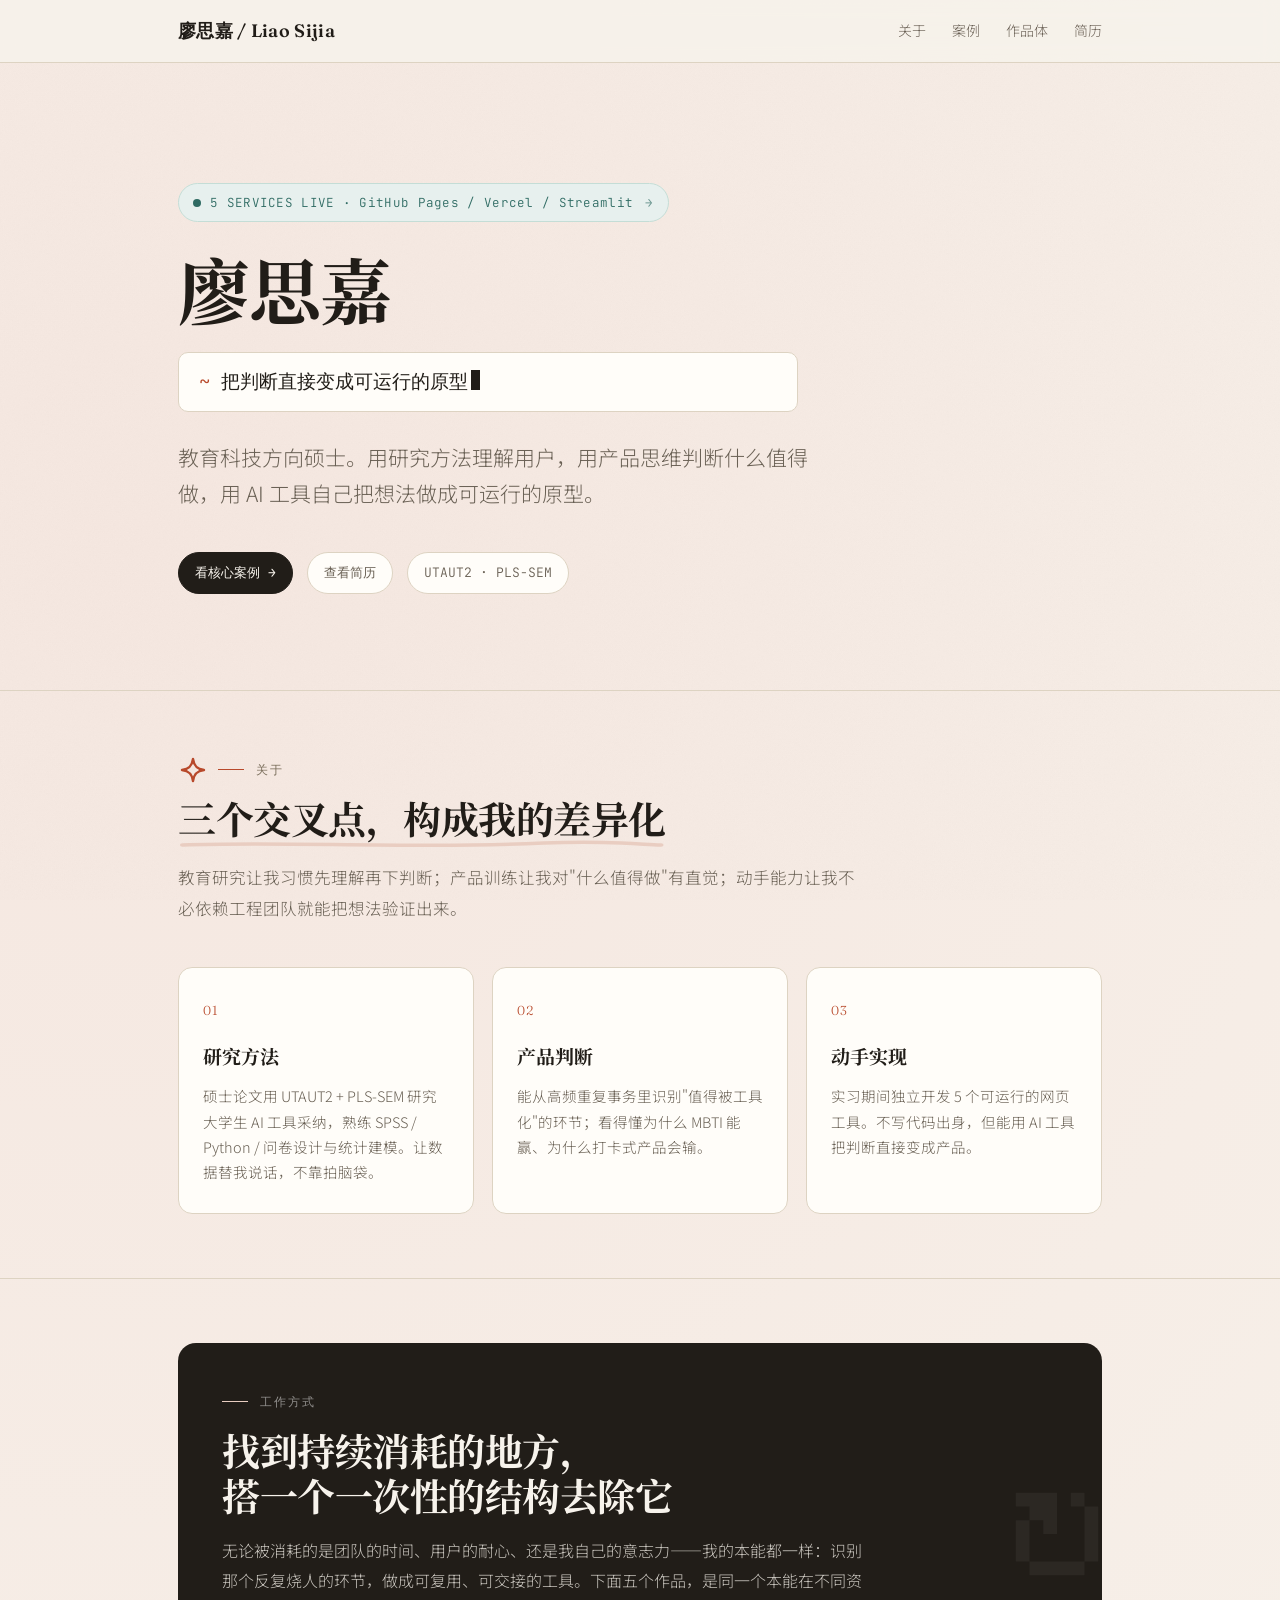
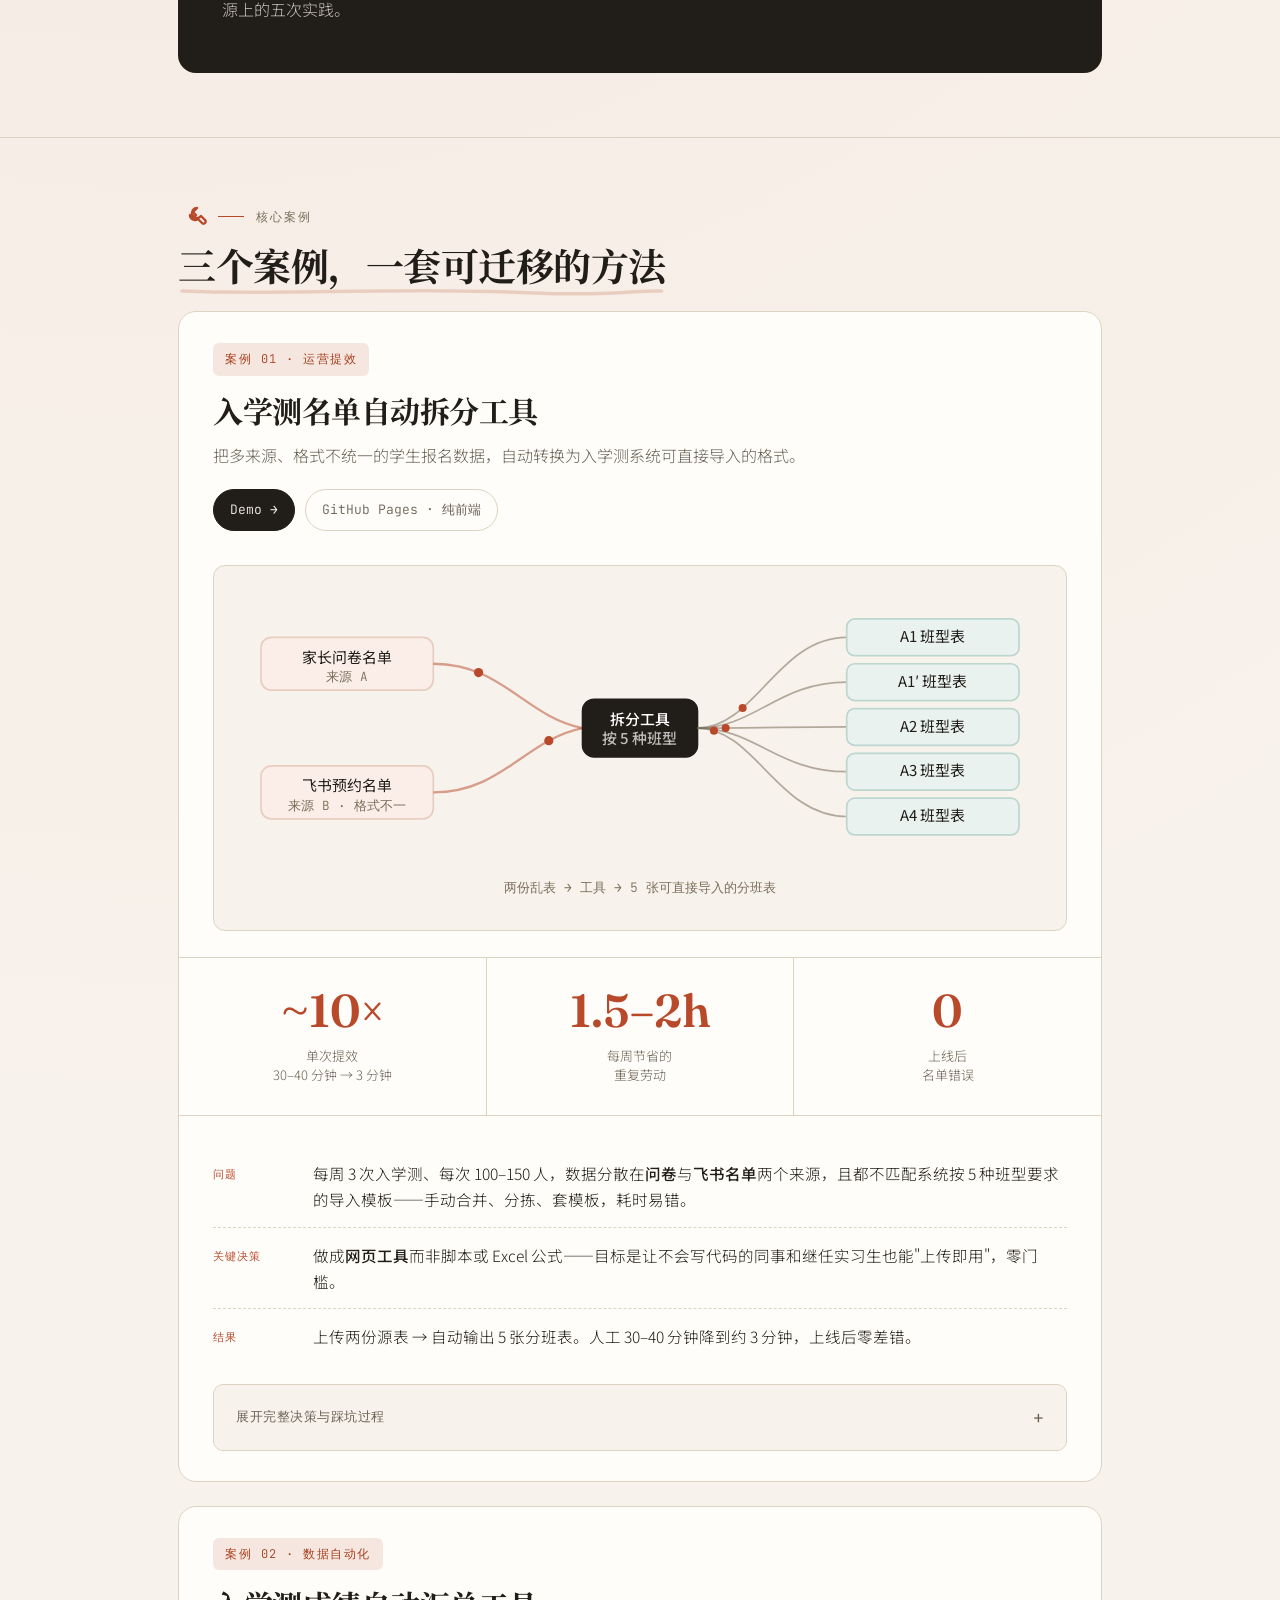
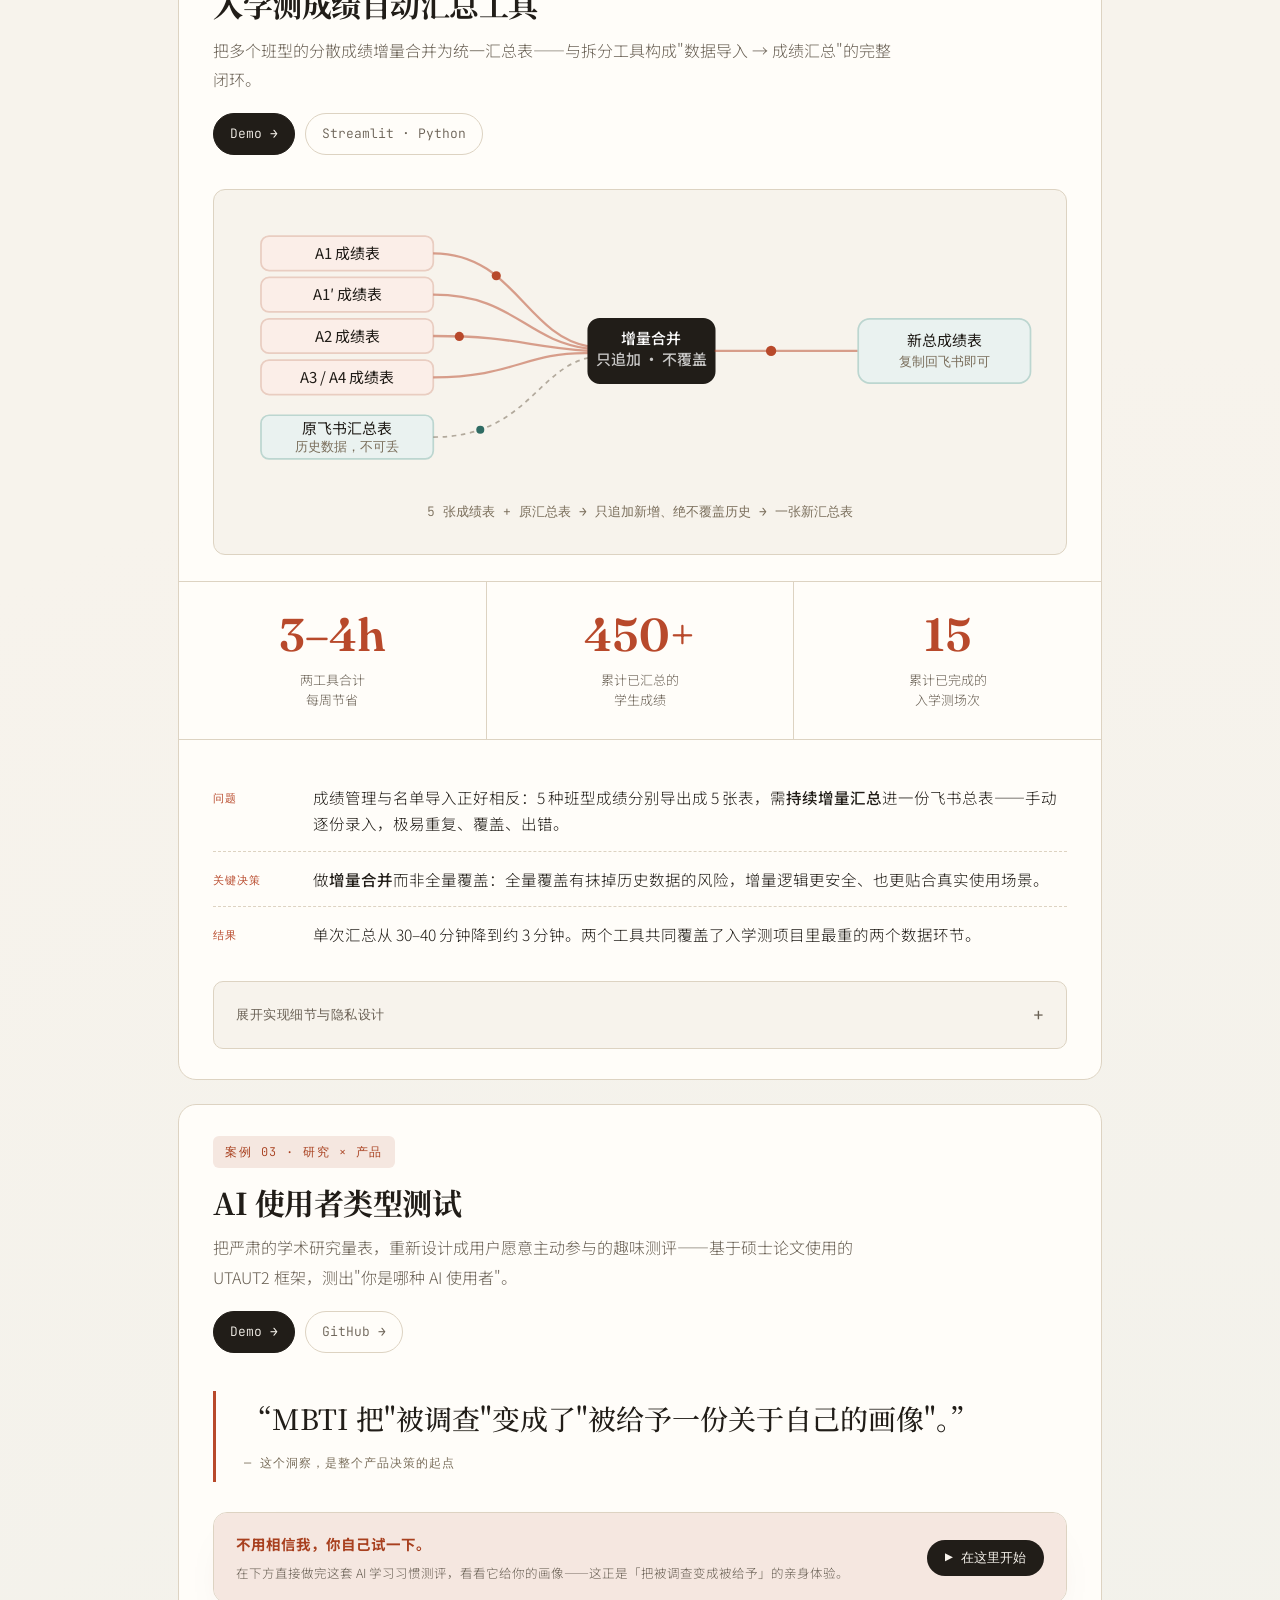
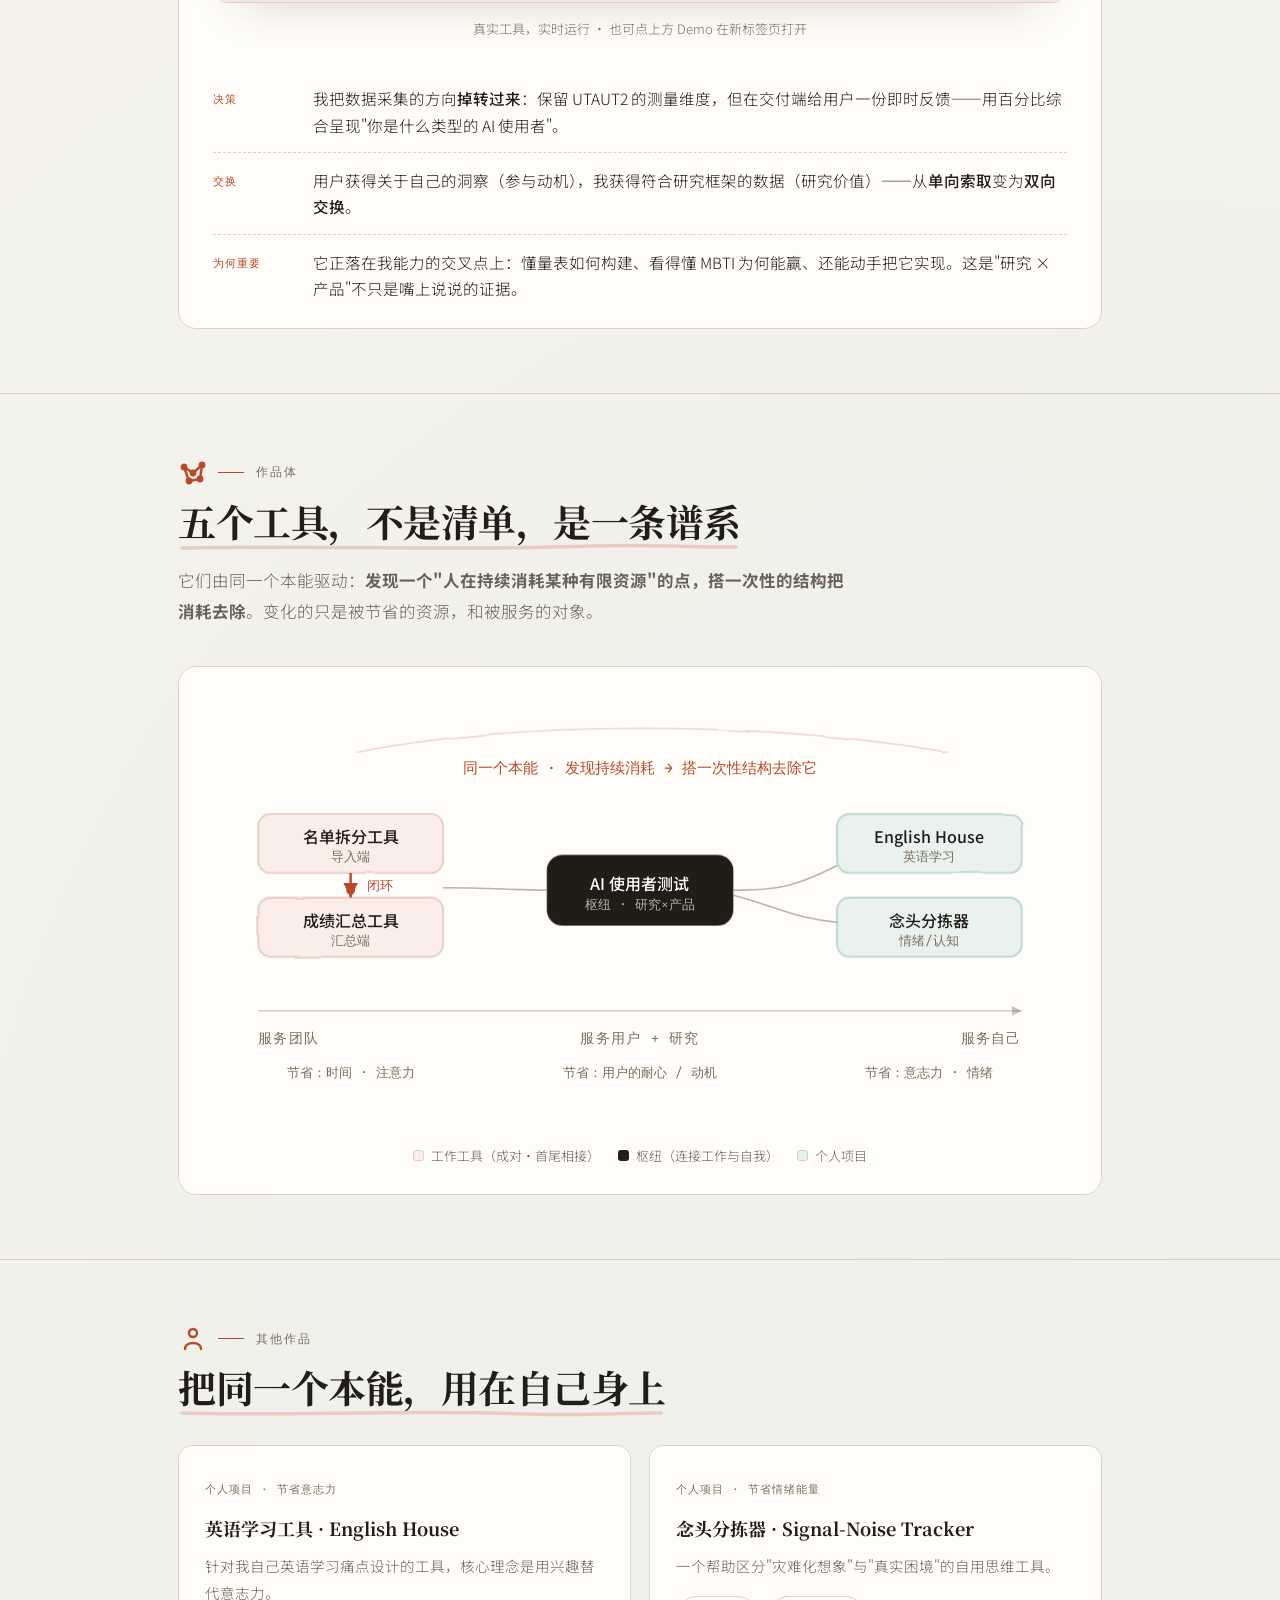
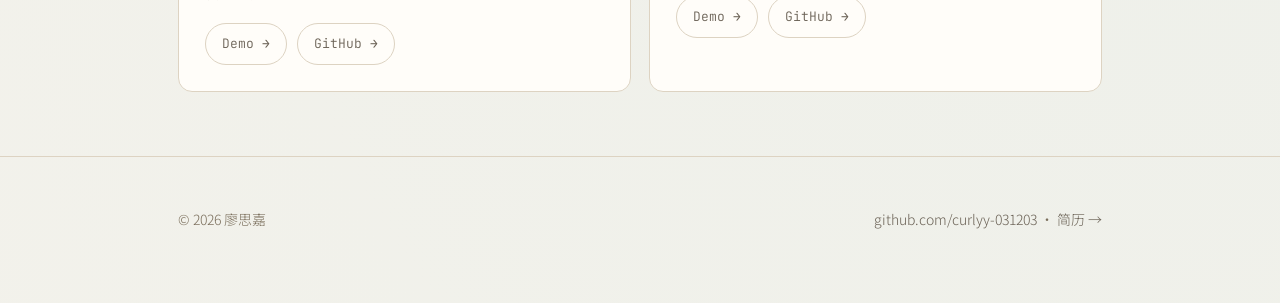
<file: index-classic.html>
<!DOCTYPE html>
<html lang="zh-CN">
<head>
<meta charset="UTF-8">
<meta name="viewport" content="width=device-width, initial-scale=1.0">
<title>廖思嘉 · 作品集</title>
<link rel="icon" href="data:image/svg+xml,%3Csvg xmlns='http://www.w3.org/2000/svg' viewBox='0 0 32 32'%3E%3Crect width='32' height='32' rx='7' fill='%23f7f3ec'/%3E%3Cpath d='M16 6 C 17 12, 20 15, 26 16 C 20 17, 17 20, 16 26 C 15 20, 12 17, 6 16 C 12 15, 15 12, 16 6 Z' fill='%23b8492b'/%3E%3C/svg%3E">
<link rel="preconnect" href="https://fonts.googleapis.com">
<link rel="preconnect" href="https://fonts.gstatic.com" crossorigin>
<link href="https://fonts.googleapis.com/css2?family=Fraunces:ital,opsz,wght@0,9..144,400;0,9..144,600;1,9..144,500&family=Noto+Sans+SC:wght@300;400;500;700&family=Noto+Serif+SC:wght@500;700&family=JetBrains+Mono:wght@400;500&display=swap" rel="stylesheet">
<style>
  :root{
    --paper:#f7f3ec;--paper-2:#efe8dc;--card:#fffdf9;
    --ink:#211d18;--ink-soft:#6a6155;--ink-faint:#7a6e5b;
    --accent:#b8492b;--accent-soft:#e9cdc1;--accent-wash:#f5e7e0;
    --teal:#2f6b63;--line:#ddd3c2;--maxw:980px;
  }
  *{box-sizing:border-box;margin:0;padding:0}
  html{scroll-behavior:smooth}
  body{
    background:var(--paper);color:var(--ink);
    font-family:"Noto Sans SC",sans-serif;font-weight:300;line-height:1.85;font-size:16px;
    -webkit-font-smoothing:antialiased;
    background-image:radial-gradient(circle at 12% 8%,var(--accent-wash) 0,transparent 38%),radial-gradient(circle at 88% 92%,#eef0ea 0,transparent 42%);
  }
  /* 纸张颗粒噪点：程序化生成，固定在底层，几乎不可见，只为暖米底增加质感 */
  body::before{
    content:"";position:fixed;inset:0;z-index:0;pointer-events:none;
    background-image:url("data:image/svg+xml,%3Csvg xmlns='http://www.w3.org/2000/svg' width='180' height='180'%3E%3Cfilter id='n'%3E%3CfeTurbulence type='fractalNoise' baseFrequency='0.9' numOctaves='3' stitchTiles='stitch'/%3E%3CfeColorMatrix type='saturate' values='0'/%3E%3C/filter%3E%3Crect width='100%25' height='100%25' filter='url(%23n)'/%3E%3C/svg%3E");
    opacity:.035;mix-blend-mode:multiply;
  }
  nav,header,section,footer{position:relative;z-index:1}
  .wrap{max-width:var(--maxw);margin:0 auto;padding:0 28px}
  .mono{font-family:"JetBrains Mono",monospace}
  .serif{font-family:"Noto Serif SC",serif}

  /* reveal-on-scroll */
  .reveal{opacity:0;transform:translateY(26px);transition:opacity .7s cubic-bezier(.2,.7,.2,1),transform .7s cubic-bezier(.2,.7,.2,1)}
  .reveal.in{opacity:1;transform:none}

  nav{position:sticky;top:0;z-index:50;backdrop-filter:blur(10px);background:rgba(247,243,236,.82);border-bottom:1px solid var(--line)}
  nav .wrap{display:flex;align-items:center;justify-content:space-between;height:62px}
  nav .name{font-family:"Fraunces",serif;font-weight:600;font-size:18px;letter-spacing:.3px}
  nav .links{display:flex;gap:26px;font-size:14px;color:var(--ink-soft)}
  nav .links a{color:inherit;text-decoration:none;transition:color .2s}
  nav .links a:hover{color:var(--accent)}

  header{padding:120px 0 96px;position:relative}
  .kicker{font-family:"JetBrains Mono",monospace;font-size:12.5px;letter-spacing:3px;text-transform:uppercase;color:var(--accent);margin-bottom:26px;opacity:0;animation:rise .7s .05s forwards}
  h1{font-family:"Noto Serif SC",serif;font-weight:700;font-size:clamp(40px,6.5vw,72px);line-height:1.08;letter-spacing:-1px;margin-bottom:8px;opacity:0;animation:rise .7s .12s forwards}
  h1 em{font-family:"Fraunces",serif;font-style:italic;font-weight:500;color:var(--accent);font-size:.82em}
  .lede{font-size:clamp(17px,2.2vw,21px);font-weight:300;color:var(--ink-soft);max-width:640px;margin-top:28px;line-height:1.7;opacity:0;animation:rise .7s .2s forwards}
  .hero-meta{display:flex;flex-wrap:wrap;gap:14px;margin-top:40px;opacity:0;animation:rise .7s .3s forwards}
  .pill{font-family:"JetBrains Mono",monospace;font-size:13px;border:1px solid var(--line);background:var(--card);padding:8px 16px;border-radius:100px;color:var(--ink-soft);text-decoration:none;transition:.2s}
  .pill:hover{border-color:var(--accent);color:var(--accent);transform:translateY(-2px)}
  .pill.solid{background:var(--ink);color:var(--paper);border-color:var(--ink)}
  .pill.solid:hover{background:var(--accent);border-color:var(--accent);color:#fff}

  /* ===== Hero · 实时终端签名（方案 C）===== */
  .hero-status{display:inline-flex;align-items:center;gap:9px;font-family:"JetBrains Mono",monospace;font-size:12.5px;letter-spacing:.3px;color:var(--teal);background:#e7f0ee;border:1px solid #c4ddd6;padding:7px 14px;border-radius:100px;margin-bottom:28px;text-decoration:none;cursor:pointer;opacity:0;animation:rise .7s .05s forwards;transition:border-color .2s,background .2s,box-shadow .2s}
  .hero-status:hover{border-color:var(--teal);background:#dcebe7;box-shadow:0 8px 20px -12px rgba(47,107,99,.55)}
  .hero-status .dot{width:8px;height:8px;border-radius:50%;background:var(--teal);box-shadow:0 0 0 0 rgba(47,107,99,.5);animation:pulse 2.4s infinite}
  .hero-status .go{margin-left:3px;color:var(--teal);opacity:.65;transition:transform .2s,opacity .2s}
  .hero-status:hover .go{transform:translateX(3px);opacity:1}
  .hero-term{margin-top:24px;font-family:"JetBrains Mono",monospace;font-size:clamp(15px,2vw,19px);line-height:1.5;color:var(--ink);background:var(--card);border:1px solid var(--line);border-radius:10px;padding:15px 20px;max-width:620px;opacity:0;animation:rise .7s .26s forwards}
  .hero-term .pr{color:var(--accent)}
  .hero-term .caret{display:inline-block;width:9px;height:1.05em;background:var(--ink);vertical-align:-2px;margin-left:3px;animation:blink 1.1s steps(1) infinite}
  @keyframes pulse{0%{box-shadow:0 0 0 0 rgba(47,107,99,.45)}70%{box-shadow:0 0 0 7px rgba(47,107,99,0)}100%{box-shadow:0 0 0 0 rgba(47,107,99,0)}}
  @keyframes blink{50%{opacity:0}}

  /* ===== 手感 / 俏皮外壳（只作用于外壳，不碰内容）===== */
  /* 手绘描边小记号：滚动到时像被一笔画出来 */
  .mark{display:inline-block;vertical-align:middle;width:30px;height:30px;margin-right:2px;flex:0 0 auto}
  .mark path,.mark line,.mark circle,.mark polyline{
    fill:none;stroke:var(--accent);stroke-width:2.4;stroke-linecap:round;stroke-linejoin:round;
    stroke-dasharray:var(--len,120);stroke-dashoffset:var(--len,120);
    transition:stroke-dashoffset 1s ease .15s;
  }
  .reveal.in .mark path,.reveal.in .mark line,.reveal.in .mark circle,.reveal.in .mark polyline{stroke-dashoffset:0}
  .sec-label-row{display:flex;align-items:center;gap:8px;margin-bottom:10px}

  /* h2 下面一条手绘下划线，滚动到时画出 */
  .h2-wrap{position:relative;display:inline-block}
  .h2-underline{position:absolute;left:0;bottom:-10px;width:100%;height:12px;overflow:visible}
  .h2-underline path{fill:none;stroke:var(--accent-soft);stroke-width:3.5;stroke-linecap:round;
    stroke-dasharray:var(--len,300);stroke-dashoffset:var(--len,300);transition:stroke-dashoffset 1.1s ease .25s}
  .reveal.in .h2-underline path{stroke-dashoffset:0}

  /* 卡片 hover：极轻微歪一下，像手绘的随性（具体规则在各自定义处） */
  .pill:hover{transform:translateY(-2px) rotate(-1.5deg)}

  /* 关系图谱小彩蛋：hover 枢纽节点冒出手绘小提示 */
  .hinge-hit{cursor:help}
  .egg{opacity:0;transition:opacity .25s,transform .25s;transform:translateY(4px);pointer-events:none}
  .map-svg:hover .egg{opacity:1;transform:none}
  .egg text{font-family:"Noto Sans SC",sans-serif;font-size:12px;fill:var(--ink)}
  .egg path{fill:none;stroke:var(--accent);stroke-width:1.8;stroke-linecap:round}

  section{padding:64px 0;border-top:1px solid var(--line)}
  .sec-label{font-family:"JetBrains Mono",monospace;font-size:12px;letter-spacing:2px;text-transform:uppercase;color:var(--ink-faint);margin-bottom:14px;display:flex;align-items:center;gap:12px}
  .sec-label::before{content:"";width:26px;height:1px;background:var(--accent)}
  h2{font-family:"Noto Serif SC",serif;font-weight:700;font-size:clamp(26px,3.6vw,38px);line-height:1.2;letter-spacing:-.5px;margin-bottom:22px;max-width:760px}
  .sec-intro{color:var(--ink-soft);max-width:680px;font-size:16.5px}

  .grid3{display:grid;grid-template-columns:repeat(3,1fr);gap:18px;margin-top:44px}
  .icard{background:var(--card);border:1px solid var(--line);border-radius:14px;padding:26px 24px 28px;position:relative;transition:transform .28s cubic-bezier(.34,1.56,.64,1),border-color .25s,box-shadow .25s}
  .icard:hover{transform:translateY(-5px) rotate(-.8deg);border-color:var(--accent-soft);box-shadow:0 18px 40px -22px rgba(120,60,40,.35)}
  .icard .no{font-family:"Fraunces",serif;font-size:13px;color:var(--accent);letter-spacing:1px}
  .icard h3{font-family:"Noto Serif SC",serif;font-size:19px;font-weight:700;margin:14px 0 10px}
  .icard p{font-size:14.5px;color:var(--ink-soft);line-height:1.75}

  .thesis{background:var(--ink);color:var(--paper);border-radius:18px;padding:48px 44px;position:relative;overflow:hidden}
  .thesis::after{content:"↻";position:absolute;right:-10px;bottom:-40px;font-size:220px;color:rgba(255,255,255,.05);font-family:"Fraunces",serif;animation:spin 30s linear infinite}
  .thesis .sec-label{color:rgba(255,255,255,.5)}
  .thesis .sec-label::before{background:var(--accent-soft)}
  .thesis h2{color:var(--paper);margin-bottom:18px;max-width:680px}
  .thesis p{color:rgba(247,243,236,.78);max-width:640px;position:relative;z-index:1}

  .case{margin-top:24px;background:var(--card);border:1px solid var(--line);border-radius:18px;overflow:hidden}
  .case-head{padding:30px 34px 8px}
  .case-tag{display:inline-block;font-family:"JetBrains Mono",monospace;font-size:12px;letter-spacing:1.5px;text-transform:uppercase;color:#a8401f;background:var(--accent-wash);padding:5px 12px;border-radius:6px;margin-bottom:16px}
  .case h3{font-family:"Noto Serif SC",serif;font-size:clamp(22px,3vw,30px);font-weight:700;line-height:1.25;letter-spacing:-.5px}
  .case-sub{color:var(--ink-soft);margin-top:12px;max-width:680px;font-size:16px}
  .case-links{display:flex;gap:10px;margin-top:18px;flex-wrap:wrap}

  .visual{margin:26px 34px;background:var(--paper);border:1px solid var(--line);border-radius:12px;padding:30px 24px}
  .visual figcaption{text-align:center;font-size:13px;color:var(--ink-faint);margin-top:16px;font-family:"JetBrains Mono",monospace}

  /* 截图框 + 占位符 */
  .shot{margin:26px 34px 0}
  .shot-frame{position:relative;border-radius:14px;overflow:hidden;border:1px solid var(--line);background:#fff;box-shadow:0 22px 50px -30px rgba(80,50,30,.45)}
  .shot-frame img{display:block;width:100%;height:auto}
  /* 浏览器顶栏装饰，让截图更像“产品”而非随手截屏 */
  .shot-bar{display:flex;align-items:center;gap:7px;padding:11px 16px;background:var(--paper-2);border-bottom:1px solid var(--line)}
  .shot-bar i{width:11px;height:11px;border-radius:50%;background:#d8cdb8;display:inline-block}
  .shot-bar i:nth-child(1){background:#e0a89a}.shot-bar i:nth-child(2){background:#e3cf9e}.shot-bar i:nth-child(3){background:#b6cabf}
  .shot-bar .url{margin-left:10px;font-family:"JetBrains Mono",monospace;font-size:12px;color:var(--ink-faint);background:var(--card);border:1px solid var(--line);border-radius:6px;padding:3px 12px;flex:1;overflow:hidden;text-overflow:ellipsis;white-space:nowrap}
  /* 占位空框：替换为真实截图后整段删除即可 */
  .ph-box{aspect-ratio:16/9;display:flex;flex-direction:column;align-items:center;justify-content:center;gap:10px;background:repeating-linear-gradient(45deg,var(--paper) 0 12px,var(--paper-2) 12px 24px);color:var(--ink-soft);text-align:center;padding:24px}
  .ph-box .pic{font-size:30px;opacity:.5}
  .ph-box .pt{font-family:"JetBrains Mono",monospace;font-size:13px;color:var(--ink)}
  .ph-box .pn{font-family:"JetBrains Mono",monospace;font-size:12px;color:#a8401f;background:var(--accent-wash);padding:3px 10px;border-radius:6px}
  .ph-box .pd{font-size:12.5px;color:var(--ink-faint);max-width:420px;line-height:1.6}
  .ph-box .warn{font-size:12px;color:var(--accent);font-weight:500;margin-top:2px}
  .shot-cap{text-align:center;font-size:13px;color:var(--ink-faint);margin-top:14px}

  /* 实时内嵌：点击加载，避免拖慢首屏 */
  .live{margin:22px 34px 0}
  .live-card{border:1px solid var(--line);border-radius:14px;overflow:hidden;background:#fff;box-shadow:0 22px 50px -32px rgba(80,50,30,.4)}
  .live-prompt{display:flex;align-items:center;justify-content:space-between;gap:16px;padding:18px 22px;background:var(--accent-wash);cursor:pointer;transition:background .2s}
  .live-prompt:hover{background:#f0d8cd}
  .live-prompt .lp-text{font-size:14.5px;color:var(--ink)}
  .live-prompt .lp-text b{font-weight:700;color:#a8401f}
  .live-prompt .lp-text .sub{display:block;font-size:12.5px;color:var(--ink-soft);margin-top:3px;font-weight:300}
  .live-prompt .lp-btn{flex:0 0 auto;font-family:"JetBrains Mono",monospace;font-size:13px;background:var(--ink);color:var(--paper);border:none;border-radius:100px;padding:9px 18px;cursor:pointer;transition:.2s}
  .live-prompt:hover .lp-btn{background:var(--accent)}
  .live-frame-wrap{display:none;position:relative}
  .live-frame-wrap.on{display:block}
  .live-bar{display:flex;align-items:center;gap:7px;padding:10px 16px;background:var(--paper-2);border-top:1px solid var(--line);border-bottom:1px solid var(--line)}
  .live-bar i{width:11px;height:11px;border-radius:50%;background:#d8cdb8}
  .live-bar i:nth-child(1){background:#e0a89a}.live-bar i:nth-child(2){background:#e3cf9e}.live-bar i:nth-child(3){background:#b6cabf}
  .live-bar .url{margin-left:10px;font-family:"JetBrains Mono",monospace;font-size:12px;color:var(--ink-faint)}
  .live-frame-wrap iframe{display:block;width:100%;height:560px;border:none;background:#fff}
  .live-cap{text-align:center;font-size:13px;color:var(--ink-faint);margin-top:14px}
  @media(max-width:760px){
    .live{margin-left:18px;margin-right:18px}
    .live-frame-wrap iframe{height:480px}
    .live-prompt{flex-direction:column;align-items:flex-start}
  }
  .diagram-toggle{margin:14px 34px 0}
  .diagram-toggle summary{padding:14px 20px;border:1px dashed var(--line);border-radius:10px}
  svg{display:block;width:100%;height:auto}
  .node{fill:var(--card);stroke:var(--line);stroke-width:1.5}
  .node-msg{fill:#fbeee8;stroke:var(--accent-soft)}
  .node-out{fill:#eaf2f0;stroke:#bcd6d0}
  .node-tool{fill:var(--ink);stroke:var(--ink)}
  .ntext{font-family:"Noto Sans SC",sans-serif;font-size:13px;fill:var(--ink);font-weight:400}
  .ntext-w{fill:#fff;font-weight:500}
  .nlabel{font-family:"JetBrains Mono",monospace;font-size:11px;fill:var(--ink-faint)}
  .flowline{stroke:var(--ink-faint);stroke-width:1.5;fill:none;opacity:.55}
  .flowline-acc{stroke:var(--accent);stroke-width:2;fill:none;opacity:.5}
  .dot{fill:var(--accent)}
  .dot-d{fill:var(--teal)}

  .metrics{display:grid;grid-template-columns:repeat(3,1fr);gap:1px;background:var(--line);border-top:1px solid var(--line);border-bottom:1px solid var(--line);margin-top:26px}
  .metric{background:var(--card);padding:30px 24px;text-align:center}
  .metric .big{font-family:"Fraunces",serif;font-weight:600;font-size:clamp(34px,5vw,46px);color:var(--accent);line-height:1}
  .metric .cap{font-size:13px;color:var(--ink-soft);margin-top:12px;line-height:1.5}

  .points{padding:30px 34px 12px}
  .point{display:flex;gap:16px;padding:14px 0;border-bottom:1px dashed var(--line)}
  .point:last-of-type{border-bottom:none}
  .point .ph{font-family:"JetBrains Mono",monospace;font-size:11px;letter-spacing:1px;text-transform:uppercase;color:var(--accent);min-width:84px;padding-top:4px}
  .point .pb{font-size:15.5px;color:var(--ink);line-height:1.7}
  .point .pb b{font-weight:500}

  details{margin:8px 34px 30px;border:1px solid var(--line);border-radius:10px;background:var(--paper);overflow:hidden}
  details[open]{background:var(--card)}
  summary{cursor:pointer;padding:16px 22px;font-family:"JetBrains Mono",monospace;font-size:13px;letter-spacing:.5px;color:var(--ink-soft);list-style:none;display:flex;align-items:center;justify-content:space-between;transition:color .2s}
  summary:hover{color:var(--accent)}
  summary::-webkit-details-marker{display:none}
  summary .chev{transition:transform .25s,color .25s;font-size:18px}
  details[open] summary .chev{transform:rotate(45deg);color:var(--accent)}
  .dd{padding:4px 24px 24px;color:var(--ink-soft);font-size:15px;line-height:1.85}
  .dd p{margin-bottom:14px}.dd p:last-child{margin-bottom:0}
  .dd b{color:var(--ink);font-weight:500}

  .pquote{margin:30px 34px;padding:8px 0 8px 28px;border-left:3px solid var(--accent)}
  .pquote q{font-family:"Noto Serif SC",serif;font-weight:500;font-size:clamp(21px,3vw,28px);line-height:1.4;quotes:"“" "”";color:var(--ink)}
  .pquote .src{display:block;font-family:"JetBrains Mono",monospace;font-size:12px;color:var(--ink-faint);margin-top:14px;letter-spacing:1px}

  /* relationship map */
  .mapwrap{margin-top:40px;background:var(--card);border:1px solid var(--line);border-radius:18px;padding:36px 30px 26px}
  .mapnode{fill:var(--card);stroke:var(--line);stroke-width:1.5;transition:.3s}
  .mapnode.work{fill:#fbeee8;stroke:var(--accent-soft)}
  .mapnode.hinge{fill:var(--ink);stroke:var(--ink)}
  .mapnode.self{fill:#eaf2f0;stroke:#bcd6d0}
  .mtext{font-family:"Noto Sans SC",sans-serif;font-size:13px;fill:var(--ink);font-weight:500}
  .mtext-w{fill:#fff}
  .msub{font-family:"JetBrains Mono",monospace;font-size:10.5px;fill:var(--ink-faint)}
  .msub-w{fill:rgba(255,255,255,.65)}
  .axis{stroke:var(--ink-faint);stroke-width:1;opacity:.4}
  .axislabel{font-family:"JetBrains Mono",monospace;font-size:11px;fill:var(--ink-faint);letter-spacing:1px}
  .maplegend{display:flex;flex-wrap:wrap;gap:18px;margin-top:22px;justify-content:center;font-size:13px;color:var(--ink-soft)}
  .maplegend span{display:flex;align-items:center;gap:7px}
  .dotk{width:11px;height:11px;border-radius:3px;display:inline-block}

  .grid2{display:grid;grid-template-columns:1fr 1fr;gap:18px;margin-top:36px}
  .scard{background:var(--card);border:1px solid var(--line);border-radius:14px;padding:26px;transition:transform .28s cubic-bezier(.34,1.56,.64,1),border-color .25s}
  .scard:hover{border-color:var(--accent-soft);transform:translateY(-4px) rotate(.7deg)}
  .scard .stag{font-family:"JetBrains Mono",monospace;font-size:11px;letter-spacing:1px;color:var(--ink-faint);text-transform:uppercase}
  .scard h3{font-family:"Noto Serif SC",serif;font-size:18px;font-weight:700;margin:10px 0 8px}
  .scard p{font-size:14.5px;color:var(--ink-soft)}
  .scard .case-links{margin-top:16px}
  .scard .thumb{aspect-ratio:16/9;border-radius:10px;overflow:hidden;border:1px solid var(--line);margin-bottom:16px;background:repeating-linear-gradient(45deg,var(--paper) 0 10px,var(--paper-2) 10px 20px);display:flex;flex-direction:column;align-items:center;justify-content:center;gap:6px;text-align:center;padding:14px}
  .scard .thumb img{width:100%;height:100%;object-fit:cover}
  .scard .thumb .pic{font-size:22px;opacity:.5}
  .scard .thumb .pn{font-family:"JetBrains Mono",monospace;font-size:11px;color:var(--accent)}
  .scard .thumb .pt{font-size:11.5px;color:var(--ink-faint);line-height:1.5}

  footer{border-top:1px solid var(--line);padding:50px 0 70px;color:var(--ink-faint);font-size:14px}
  footer .wrap{display:flex;flex-wrap:wrap;gap:18px;align-items:center;justify-content:space-between}
  footer a{color:var(--ink-soft);text-decoration:none}
  footer a:hover{color:var(--accent)}

  @keyframes rise{from{opacity:0;transform:translateY(18px)}to{opacity:1;transform:translateY(0)}}
  @keyframes spin{to{transform:rotate(360deg)}}
  @media(prefers-reduced-motion:reduce){
    .reveal{opacity:1;transform:none;transition:none}
    *{animation:none!important}
    .mark path,.mark line,.mark circle,.mark polyline,.h2-underline path{stroke-dashoffset:0!important;transition:none!important}
    .icard:hover,.scard:hover,.pill:hover{transform:none}
  }
  @media(max-width:760px){
    .grid3,.grid2,.metrics{grid-template-columns:1fr}
    .metrics{gap:0}.metric{border-bottom:1px solid var(--line)}
    nav .links{gap:16px}
    header{padding:80px 0 60px}
    .visual,.points,.pquote,details{margin-left:18px;margin-right:18px}
    .case-head{margin-left:22px;margin-right:22px;padding-left:0;padding-right:0}
    .thesis{padding:34px 26px}.mapwrap{padding:24px 16px}
  }
</style>
</head>
<body>

<nav>
  <div class="wrap">
    <span class="name">廖思嘉 / Liao Sijia</span>
    <div class="links"><a href="#about">关于</a><a href="#work">案例</a><a href="#map">作品体</a><a href="resume.pdf" target="_blank">简历</a></div>
  </div>
</nav>

<header>
  <div class="wrap">
    <a class="hero-status" href="#case-1" title="跳到第一个案例"><i class="dot"></i>5 SERVICES LIVE · GitHub Pages / Vercel / Streamlit<span class="go">→</span></a>
    <h1>廖思嘉</h1>
    <div class="hero-term"><span class="pr">~ </span>把判断直接变成可运行的原型<span class="caret"></span></div>
    <p class="lede">教育科技方向硕士。用研究方法理解用户，用产品思维判断什么值得做，用 AI 工具自己把想法做成可运行的原型。</p>
    <div class="hero-meta">
      <a class="pill solid" href="#work">看核心案例 →</a>
      <a class="pill" href="resume.pdf" target="_blank">查看简历</a>
      <span class="pill mono">UTAUT2 · PLS-SEM</span>
    </div>
  </div>
</header>

<section id="about">
  <div class="wrap">
    <div class="sec-label-row reveal">
      <svg class="mark" viewBox="0 0 30 30" style="--len:90"><path d="M15 4 C 16 11, 19 14, 26 15 C 19 16, 16 19, 15 26 C 14 19, 11 16, 4 15 C 11 14, 14 11, 15 4 Z"/></svg>
      <div class="sec-label" style="margin-bottom:0">关于</div>
    </div>
    <h2 class="reveal"><span class="h2-wrap">三个交叉点，构成我的差异化<svg class="h2-underline" viewBox="0 0 320 12" preserveAspectRatio="none" style="--len:330"><path d="M3 7 C 70 3, 150 11, 240 5 C 280 3, 300 6, 317 7"/></svg></span></h2>
    <p class="sec-intro reveal">教育研究让我习惯先理解再下判断；产品训练让我对"什么值得做"有直觉；动手能力让我不必依赖工程团队就能把想法验证出来。</p>
    <div class="grid3">
      <div class="icard reveal"><span class="no">01</span><h3>研究方法</h3><p>硕士论文用 UTAUT2 + PLS-SEM 研究大学生 AI 工具采纳，熟练 SPSS / Python / 问卷设计与统计建模。让数据替我说话，不靠拍脑袋。</p></div>
      <div class="icard reveal"><span class="no">02</span><h3>产品判断</h3><p>能从高频重复事务里识别"值得被工具化"的环节；看得懂为什么 MBTI 能赢、为什么打卡式产品会输。</p></div>
      <div class="icard reveal"><span class="no">03</span><h3>动手实现</h3><p>实习期间独立开发 5 个可运行的网页工具。不写代码出身，但能用 AI 工具把判断直接变成产品。</p></div>
    </div>
  </div>
</section>

<section>
  <div class="wrap">
    <div class="thesis reveal">
      <div class="sec-label">工作方式</div>
      <h2>找到持续消耗的地方，<br>搭一个一次性的结构去除它</h2>
      <p>无论被消耗的是团队的时间、用户的耐心、还是我自己的意志力——我的本能都一样：识别那个反复烧人的环节，做成可复用、可交接的工具。下面五个作品，是同一个本能在不同资源上的五次实践。</p>
    </div>
  </div>
</section>

<section id="work">
  <div class="wrap">
    <div class="sec-label-row reveal">
      <svg class="mark" viewBox="0 0 30 30" style="--len:110"><path d="M19 6 a5 5 0 1 0 4 8 l4 4 a2 2 0 0 1 0 3 a2 2 0 0 1-3 0 l-4-4 a5 5 0 0 1-8-4 l3 3 3-3-3-3 z"/></svg>
      <div class="sec-label" style="margin-bottom:0">核心案例</div>
    </div>
    <h2 class="reveal"><span class="h2-wrap">三个案例，一套可迁移的方法<svg class="h2-underline" viewBox="0 0 300 12" preserveAspectRatio="none" style="--len:310"><path d="M3 6 C 60 10, 140 2, 220 8 C 260 11, 285 5, 297 6"/></svg></span></h2>

    <!-- CASE 01 -->
    <div class="case reveal" id="case-1" style="scroll-margin-top:80px">
      <div class="case-head">
        <span class="case-tag">案例 01 · 运营提效</span>
        <h3>入学测名单自动拆分工具</h3>
        <p class="case-sub">把多来源、格式不统一的学生报名数据，自动转换为入学测系统可直接导入的格式。</p>
        <div class="case-links"><a class="pill solid" href="https://curlyy-031203.github.io/split-tool/">Demo →</a><span class="pill mono">GitHub Pages · 纯前端</span></div>
      </div>

      <figure class="visual">
        <svg viewBox="0 0 700 230" xmlns="http://www.w3.org/2000/svg" role="img" aria-label="两份源表经工具拆分为五张表">
          <rect class="node node-msg" x="20" y="36" width="150" height="46" rx="9"/><text class="ntext" x="95" y="58" text-anchor="middle">家长问卷名单</text><text class="nlabel" x="95" y="74" text-anchor="middle">来源 A</text>
          <rect class="node node-msg" x="20" y="148" width="150" height="46" rx="9"/><text class="ntext" x="95" y="170" text-anchor="middle">飞书预约名单</text><text class="nlabel" x="95" y="186" text-anchor="middle">来源 B · 格式不一</text>
          <path id="c1a" class="flowline-acc" d="M170 59 C 230 59, 250 105, 300 115"/>
          <path id="c1b" class="flowline-acc" d="M170 171 C 230 171, 250 125, 300 115"/>
          <rect class="node node-tool" x="300" y="90" width="100" height="50" rx="10"/><text class="ntext ntext-w" x="350" y="112" text-anchor="middle">拆分工具</text><text class="ntext ntext-w" x="350" y="129" text-anchor="middle" font-size="11" opacity=".7">按 5 种班型</text>
          <path id="c1o1" class="flowline" d="M400 115 C 450 115, 470 36, 530 36"/>
          <path id="c1o2" class="flowline" d="M400 115 C 450 115, 470 75, 530 75"/>
          <path id="c1o3" class="flowline" d="M400 115 C 460 115, 480 114, 530 114"/>
          <path id="c1o4" class="flowline" d="M400 115 C 450 115, 470 153, 530 153"/>
          <path id="c1o5" class="flowline" d="M400 115 C 450 115, 470 192, 530 192"/>
          <rect class="node node-out" x="530" y="20" width="150" height="32" rx="7"/><text class="ntext" x="605" y="40" text-anchor="middle">A1 班型表</text>
          <rect class="node node-out" x="530" y="59" width="150" height="32" rx="7"/><text class="ntext" x="605" y="79" text-anchor="middle">A1′ 班型表</text>
          <rect class="node node-out" x="530" y="98" width="150" height="32" rx="7"/><text class="ntext" x="605" y="118" text-anchor="middle">A2 班型表</text>
          <rect class="node node-out" x="530" y="137" width="150" height="32" rx="7"/><text class="ntext" x="605" y="157" text-anchor="middle">A3 班型表</text>
          <rect class="node node-out" x="530" y="176" width="150" height="32" rx="7"/><text class="ntext" x="605" y="196" text-anchor="middle">A4 班型表</text>
          <circle class="dot" r="4"><animateMotion dur="1.6s" begin="0s" repeatCount="indefinite" keyPoints="0;1" keyTimes="0;1" calcMode="linear"><mpath href="#c1a"/></animateMotion></circle>
          <circle class="dot" r="4"><animateMotion dur="1.6s" begin=".8s" repeatCount="indefinite"><mpath href="#c1b"/></animateMotion></circle>
          <circle class="dot" r="3.5"><animateMotion dur="1.6s" begin="1.6s" repeatCount="indefinite"><mpath href="#c1o1"/></animateMotion></circle>
          <circle class="dot" r="3.5"><animateMotion dur="1.6s" begin="1.75s" repeatCount="indefinite"><mpath href="#c1o3"/></animateMotion></circle>
          <circle class="dot" r="3.5"><animateMotion dur="1.6s" begin="1.9s" repeatCount="indefinite"><mpath href="#c1o5"/></animateMotion></circle>
        </svg>
        <figcaption>两份乱表 → 工具 → 5 张可直接导入的分班表</figcaption>
      </figure>
      <div class="metrics">
        <div class="metric"><div class="big" data-count="10" data-prefix="~" data-suffix="×">~10×</div><div class="cap">单次提效<br>30–40 分钟 → 3 分钟</div></div>
        <div class="metric"><div class="big">1.5–2h</div><div class="cap">每周节省的<br>重复劳动</div></div>
        <div class="metric"><div class="big" data-count="0">0</div><div class="cap">上线后<br>名单错误</div></div>
      </div>
      <div class="points">
        <div class="point"><div class="ph">问题</div><div class="pb">每周 3 次入学测、每次 100–150 人，数据分散在<b>问卷</b>与<b>飞书名单</b>两个来源，且都不匹配系统按 5 种班型要求的导入模板——手动合并、分拣、套模板，耗时易错。</div></div>
        <div class="point"><div class="ph">关键决策</div><div class="pb">做成<b>网页工具</b>而非脚本或 Excel 公式——目标是让不会写代码的同事和继任实习生也能"上传即用"，零门槛。</div></div>
        <div class="point"><div class="ph">结果</div><div class="pb">上传两份源表 → 自动输出 5 张分班表。人工 30–40 分钟降到约 3 分钟，上线后零差错。</div></div>
      </div>
      <details><summary><span>展开完整决策与踩坑过程</span><span class="chev">+</span></summary>
        <div class="dd">
          <p><b>为什么是网页工具，而不是脚本 / Excel 公式？</b>这是一个产品决策而非技术决策：脚本需要环境、Excel 公式难交接，而岗位的本质痛点是"只有我会做"。网页工具部署一次，任何人在浏览器里上传文件就能用，把工具的寿命从"我在职期间"延长到"交接之后"。</p>
          <p><b>真实踩坑：</b>上线后发现飞书云文档导出的 Excel 与问卷平台导出的格式不一致（时间字段表达方式不同），导致飞书数据无法被正确解析。我定位到差异后修复了解析逻辑，使工具能兼容多种数据源格式——这一步让它从"只在我的数据上能跑"变成"在真实多源数据上能跑"。</p>
        </div>
      </details>
    </div>

    <!-- CASE 02 -->
    <div class="case reveal">
      <div class="case-head">
        <span class="case-tag">案例 02 · 数据自动化</span>
        <h3>入学测成绩自动汇总工具</h3>
        <p class="case-sub">把多个班型的分散成绩增量合并为统一汇总表——与拆分工具构成"数据导入 → 成绩汇总"的完整闭环。</p>
        <div class="case-links"><a class="pill solid" href="https://scarlett-scores.streamlit.app">Demo →</a><span class="pill mono">Streamlit · Python</span></div>
      </div>

      <figure class="visual">
        <svg viewBox="0 0 700 230" xmlns="http://www.w3.org/2000/svg" role="img" aria-label="五张成绩表加原汇总表增量合并为新汇总表">
          <rect class="node node-msg" x="20" y="14" width="150" height="30" rx="7"/><text class="ntext" x="95" y="34" text-anchor="middle">A1 成绩表</text>
          <rect class="node node-msg" x="20" y="50" width="150" height="30" rx="7"/><text class="ntext" x="95" y="70" text-anchor="middle">A1′ 成绩表</text>
          <rect class="node node-msg" x="20" y="86" width="150" height="30" rx="7"/><text class="ntext" x="95" y="106" text-anchor="middle">A2 成绩表</text>
          <rect class="node node-msg" x="20" y="122" width="150" height="30" rx="7"/><text class="ntext" x="95" y="142" text-anchor="middle">A3 / A4 成绩表</text>
          <rect class="node node-out" x="20" y="170" width="150" height="38" rx="7"/><text class="ntext" x="95" y="186" text-anchor="middle">原飞书汇总表</text><text class="nlabel" x="95" y="201" text-anchor="middle">历史数据，不可丢</text>
          <path id="c2a" class="flowline-acc" d="M170 29 C 240 29, 250 100, 305 110"/>
          <path id="c2b" class="flowline-acc" d="M170 65 C 240 65, 250 105, 305 112"/>
          <path id="c2c" class="flowline-acc" d="M170 101 C 240 101, 250 110, 305 114"/>
          <path id="c2d" class="flowline-acc" d="M170 137 C 240 137, 250 115, 305 116"/>
          <path id="c2h" class="flowline" d="M170 189 C 250 189, 260 130, 305 120" stroke-dasharray="4 4"/>
          <rect class="node node-tool" x="305" y="86" width="110" height="56" rx="10"/><text class="ntext ntext-w" x="360" y="108" text-anchor="middle">增量合并</text><text class="ntext ntext-w" x="360" y="126" text-anchor="middle" font-size="11" opacity=".75">只追加 · 不覆盖</text>
          <path id="c2o" class="flowline-acc" d="M415 114 C 470 114, 490 114, 540 114"/>
          <rect class="node node-out" x="540" y="86" width="150" height="56" rx="10"/><text class="ntext" x="615" y="110" text-anchor="middle">新总成绩表</text><text class="nlabel" x="615" y="127" text-anchor="middle">复制回飞书即可</text>
          <circle class="dot" r="4"><animateMotion dur="1.5s" begin="0s" repeatCount="indefinite"><mpath href="#c2a"/></animateMotion></circle>
          <circle class="dot" r="4"><animateMotion dur="1.5s" begin=".3s" repeatCount="indefinite"><mpath href="#c2c"/></animateMotion></circle>
          <circle class="dot-d" r="3.5"><animateMotion dur="1.5s" begin=".15s" repeatCount="indefinite"><mpath href="#c2h"/></animateMotion></circle>
          <circle class="dot" r="4.5"><animateMotion dur="1.4s" begin="1.5s" repeatCount="indefinite"><mpath href="#c2o"/></animateMotion></circle>
        </svg>
        <figcaption>5 张成绩表 + 原汇总表 → 只追加新增、绝不覆盖历史 → 一张新汇总表</figcaption>
      </figure>
      <div class="metrics">
        <div class="metric"><div class="big">3–4h</div><div class="cap">两工具合计<br>每周节省</div></div>
        <div class="metric"><div class="big" data-count="450" data-suffix="+">450+</div><div class="cap">累计已汇总的<br>学生成绩</div></div>
        <div class="metric"><div class="big" data-count="15">15</div><div class="cap">累计已完成的<br>入学测场次</div></div>
      </div>
      <div class="points">
        <div class="point"><div class="ph">问题</div><div class="pb">成绩管理与名单导入正好相反：5 种班型成绩分别导出成 5 张表，需<b>持续增量汇总</b>进一份飞书总表——手动逐份录入，极易重复、覆盖、出错。</div></div>
        <div class="point"><div class="ph">关键决策</div><div class="pb">做<b>增量合并</b>而非全量覆盖：全量覆盖有抹掉历史数据的风险，增量逻辑更安全、也更贴合真实使用场景。</div></div>
        <div class="point"><div class="ph">结果</div><div class="pb">单次汇总从 30–40 分钟降到约 3 分钟。两个工具共同覆盖了入学测项目里最重的两个数据环节。</div></div>
      </div>
      <details><summary><span>展开实现细节与隐私设计</span><span class="chev">+</span></summary>
        <div class="dd">
          <p>用 <b>Streamlit + Python</b> 部署为浏览器内可用的小工具，零安装、零配置，便于交接给不写代码的同事。</p>
          <p>规则参数（成绩档位、班型阈值、重合剔除逻辑）放在<b>配置文件</b>里，业务调整不需要改代码；服务端<b>不写数据库、不落日志，处理完即丢</b>，最大程度保护学生信息——这是我主动加的约束，因为工具是给真实学生数据用的。</p>
        </div>
      </details>
    </div>

    <!-- CASE 03 -->
    <div class="case reveal">
      <div class="case-head">
        <span class="case-tag">案例 03 · 研究 × 产品</span>
        <h3>AI 使用者类型测试</h3>
        <p class="case-sub">把严肃的学术研究量表，重新设计成用户愿意主动参与的趣味测评——基于硕士论文使用的 UTAUT2 框架，测出"你是哪种 AI 使用者"。</p>
        <div class="case-links"><a class="pill solid" href="https://curlyy-031203.github.io/ai-habit-assessment/">Demo →</a><a class="pill" href="https://github.com/curlyy-031203/ai-habit-assessment">GitHub →</a></div>
      </div>
      <div class="pquote"><q>MBTI 把"被调查"变成了"被给予一份关于自己的画像"。</q><span class="src">— 这个洞察，是整个产品决策的起点</span></div>

      <!-- ▼▼▼ 实时内嵌：HR 可在页面内直接做测评（Vercel 托管，允许 iframe）▼▼▼ -->
      <div class="live">
        <div class="live-card">
          <div class="live-prompt" onclick="loadAssessment(this)">
            <span class="lp-text"><b>不用相信我，你自己试一下。</b><span class="sub">在下方直接做完这套 AI 学习习惯测评，看看它给你的画像——这正是「把被调查变成被给予」的亲身体验。</span></span>
            <button class="lp-btn" type="button">▶ 在这里开始</button>
          </div>
          <div class="live-frame-wrap">
            <div class="live-bar"><i></i><i></i><i></i><span class="url">ai-habit-assessment.vercel.app</span></div>
            <iframe data-src="https://ai-habit-assessment.vercel.app/" title="大学生 AI 学习习惯测评" loading="lazy"></iframe>
          </div>
        </div>
        <div class="live-cap">真实工具，实时运行 · 也可点上方 Demo 在新标签页打开</div>
      </div>

      <div class="points">
        <div class="point"><div class="ph">决策</div><div class="pb">我把数据采集的方向<b>掉转过来</b>：保留 UTAUT2 的测量维度，但在交付端给用户一份即时反馈——用百分比综合呈现"你是什么类型的 AI 使用者"。</div></div>
        <div class="point"><div class="ph">交换</div><div class="pb">用户获得关于自己的洞察（参与动机），我获得符合研究框架的数据（研究价值）——从<b>单向索取</b>变为<b>双向交换</b>。</div></div>
        <div class="point"><div class="ph">为何重要</div><div class="pb">它正落在我能力的交叉点上：懂量表如何构建、看得懂 MBTI 为何能赢、还能动手把它实现。这是"研究 × 产品"不只是嘴上说说的证据。</div></div>
      </div>
    </div>
  </div>
</section>

<!-- RELATIONSHIP MAP -->
<section id="map">
  <div class="wrap">
    <div class="sec-label-row reveal">
      <svg class="mark" viewBox="0 0 30 30" style="--len:130"><polyline points="6,9 15,15 24,7"/><polyline points="6,9 11,23 22,21 24,7"/><circle cx="6" cy="9" r="2.2"/><circle cx="24" cy="7" r="2.2"/><circle cx="15" cy="15" r="2.2"/><circle cx="11" cy="23" r="2.2"/><circle cx="22" cy="21" r="2.2"/></svg>
      <div class="sec-label" style="margin-bottom:0">作品体</div>
    </div>
    <h2 class="reveal"><span class="h2-wrap">五个工具，不是清单，是一条谱系<svg class="h2-underline" viewBox="0 0 340 12" preserveAspectRatio="none" style="--len:350"><path d="M3 7 C 80 4, 160 10, 250 5 C 290 3, 320 7, 337 6"/></svg></span></h2>
    <p class="sec-intro reveal">它们由同一个本能驱动：<b>发现一个"人在持续消耗某种有限资源"的点，搭一次性的结构把消耗去除</b>。变化的只是被节省的资源，和被服务的对象。</p>
    <div class="mapwrap reveal">
      <svg class="map-svg" viewBox="0 0 700 340" xmlns="http://www.w3.org/2000/svg" role="img" aria-label="五个工具按服务对象与节省资源排成谱系">
        <defs>
          <filter id="rough"><feTurbulence type="fractalNoise" baseFrequency="0.018" numOctaves="2" seed="7" result="t"/><feDisplacementMap in="SourceGraphic" in2="t" scale="1.8"/></filter>
          <marker id="arr" markerWidth="8" markerHeight="8" refX="6" refY="3" orient="auto"><polygon points="0,0 6,3 0,6" fill="var(--accent)"/></marker>
        </defs>
        <g filter="url(#rough)">
        <path d="M120 40 C 250 14, 450 14, 600 40" fill="none" stroke="var(--accent-soft)" stroke-width="1.5" opacity=".7"/>
        <!-- WORK cluster shapes -->
        <rect class="mapnode work hinge-hit" x="40" y="90" width="150" height="48" rx="10"/>
        <rect class="mapnode work" x="40" y="158" width="150" height="48" rx="10"/>
        <!-- HINGE shape -->
        <rect class="mapnode hinge hinge-hit" x="275" y="124" width="150" height="56" rx="12"/>
        <!-- SELF cluster shapes -->
        <rect class="mapnode self" x="510" y="90" width="150" height="48" rx="10"/>
        <rect class="mapnode self" x="510" y="158" width="150" height="48" rx="10"/>
        </g>

        <!-- 连接线与功能性箭头：不进手绘抖动滤镜，保持平滑/笔直 -->
        <path d="M190 150 C 230 150, 245 152, 275 152" stroke="var(--ink-faint)" stroke-width="1.3" fill="none" opacity=".5"/>
        <path d="M425 152 C 460 152, 475 150, 510 132" stroke="var(--ink-faint)" stroke-width="1.3" fill="none" opacity=".5"/>
        <path d="M425 156 C 460 165, 475 175, 510 178" stroke="var(--ink-faint)" stroke-width="1.3" fill="none" opacity=".5"/>
        <path id="pipe" d="M115 138 L 115 158" stroke="var(--accent)" stroke-width="2" fill="none" marker-end="url(#arr)"/>
        <line class="axis" x1="40" y1="250" x2="660" y2="250"/>
        <polygon points="660,250 652,246 652,254" fill="var(--ink-faint)" opacity=".4"/>

        <!-- TEXT layer (crisp, not roughened) -->
        <g dominant-baseline="central">
        <text x="350" y="52" text-anchor="middle" class="msub" style="font-size:12px;fill:var(--accent)">同一个本能 · 发现持续消耗 → 搭一次性结构去除它</text>
        <text class="mtext" x="115" y="108" text-anchor="middle">名单拆分工具</text><text class="msub" x="115" y="125" text-anchor="middle">导入端</text>
        <text class="mtext" x="115" y="176" text-anchor="middle">成绩汇总工具</text><text class="msub" x="115" y="193" text-anchor="middle">汇总端</text>
        <text class="msub" x="128" y="148" style="fill:var(--accent)">闭环</text>
        <text class="mtext mtext-w" x="350" y="146" text-anchor="middle">AI 使用者测试</text><text class="msub msub-w" x="350" y="164" text-anchor="middle">枢纽 · 研究×产品</text>
        <text class="mtext" x="585" y="108" text-anchor="middle">English House</text><text class="msub" x="585" y="125" text-anchor="middle">英语学习</text>
        <text class="mtext" x="585" y="176" text-anchor="middle">念头分拣器</text><text class="msub" x="585" y="193" text-anchor="middle">情绪/认知</text>
        <text class="axislabel" x="40" y="272">服务团队</text>
        <text class="axislabel" x="350" y="272" text-anchor="middle">服务用户 + 研究</text>
        <text class="axislabel" x="660" y="272" text-anchor="end">服务自己</text>
        <text class="msub" x="115" y="300" text-anchor="middle">节省：时间 · 注意力</text>
        <text class="msub" x="350" y="300" text-anchor="middle">节省：用户的耐心 / 动机</text>
        <text class="msub" x="585" y="300" text-anchor="middle">节省：意志力 · 情绪</text>
        </g>

        <!-- 小彩蛋：hover 图谱时，枢纽旁冒出一句手绘批注 -->
        <g class="egg">
          <text x="350" y="214" text-anchor="middle">↑ 把学术研究和产品打通的那一个</text>
        </g>

        <!-- flowing dot on pipeline -->
        <circle class="dot" r="3.5"><animateMotion dur="1.2s" repeatCount="indefinite"><mpath href="#pipe"/></animateMotion></circle>
      </svg>
      <div class="maplegend">
        <span><i class="dotk" style="background:#fbeee8;border:1px solid var(--accent-soft)"></i>工作工具（成对·首尾相接）</span>
        <span><i class="dotk" style="background:var(--ink)"></i>枢纽（连接工作与自我）</span>
        <span><i class="dotk" style="background:#eaf2f0;border:1px solid #bcd6d0"></i>个人项目</span>
      </div>
    </div>
  </div>
</section>

<!-- SIDE PROJECTS -->
<section>
  <div class="wrap">
    <div class="sec-label-row reveal">
      <svg class="mark" viewBox="0 0 30 30" style="--len:80"><circle cx="15" cy="9" r="4"/><path d="M7 25 C 7 17, 23 17, 23 25"/></svg>
      <div class="sec-label" style="margin-bottom:0">其他作品</div>
    </div>
    <h2 class="reveal"><span class="h2-wrap">把同一个本能，用在自己身上<svg class="h2-underline" viewBox="0 0 280 12" preserveAspectRatio="none" style="--len:290"><path d="M3 6 C 60 9, 130 3, 200 7 C 240 9, 265 5, 277 6"/></svg></span></h2>
    <div class="grid2">
      <div class="scard reveal"><span class="stag">个人项目 · 节省意志力</span><h3>英语学习工具 · English House</h3><p>针对我自己英语学习痛点设计的工具，核心理念是用兴趣替代意志力。</p><div class="case-links"><a class="pill" href="https://curlyy-031203.github.io/English-house/">Demo →</a><a class="pill" href="https://github.com/curlyy-031203/English-house">GitHub →</a></div></div>
      <div class="scard reveal"><span class="stag">个人项目 · 节省情绪能量</span><h3>念头分拣器 · Signal-Noise Tracker</h3><p>一个帮助区分"灾难化想象"与"真实困境"的自用思维工具。</p><div class="case-links"><a class="pill" href="https://curlyy-031203.github.io/cc/">Demo →</a><a class="pill" href="https://github.com/curlyy-031203/cc">GitHub →</a></div></div>
    </div>
  </div>
</section>

<footer>
  <div class="wrap"><span>© 2026 廖思嘉</span><span><a href="https://github.com/curlyy-031203">github.com/curlyy-031203</a> · <a href="resume.pdf" target="_blank">简历 →</a></span></div>
</footer>

<script>
  // scroll reveal with stagger
  const io = new IntersectionObserver((entries)=>{
    entries.forEach((e,i)=>{
      if(e.isIntersecting){
        const els = e.target.parentElement ? [...e.target.parentElement.querySelectorAll('.reveal')] : [];
        e.target.style.transitionDelay = (Math.min(els.indexOf(e.target),0)*0)+'ms';
        e.target.classList.add('in');
        // count-up
        e.target.querySelectorAll && e.target.querySelectorAll('[data-count]').forEach(runCount);
        if(e.target.matches('[data-count]')) runCount(e.target);
        io.unobserve(e.target);
      }
    });
  },{threshold:.18});
  // stagger siblings within a grid
  document.querySelectorAll('.grid3,.grid2,.metrics').forEach(g=>{
    [...g.children].forEach((c,i)=>{ if(c.classList.contains('reveal')||c.querySelector) c.style.transitionDelay=(i*90)+'ms'; });
  });
  document.querySelectorAll('.reveal').forEach(el=>io.observe(el));

  // 顶部状态胶囊 → 跳到案例 01：先让目标瞬间归位（跳过入场位移），再按导航高度精确滚动
  const heroStatus=document.querySelector('.hero-status');
  if(heroStatus) heroStatus.addEventListener('click',(e)=>{
    const t=document.getElementById('case-1'); if(!t) return;
    e.preventDefault();
    t.style.transition='none'; t.classList.add('in');
    const y=t.getBoundingClientRect().top+window.scrollY-80;
    window.scrollTo({top:y,behavior:'smooth'});
    history.replaceState(null,'','#case-1');
  });

  // metrics observer (they sit inside .metric, not .reveal)
  const mio = new IntersectionObserver((entries)=>{
    entries.forEach(e=>{ if(e.isIntersecting){ runCount(e.target); mio.unobserve(e.target);} });
  },{threshold:.4});
  document.querySelectorAll('[data-count]').forEach(el=>mio.observe(el));

  function runCount(el){
    if(el.dataset.done) return; el.dataset.done=1;
    const target=+el.dataset.count, pre=el.dataset.prefix||'', suf=el.dataset.suffix||'';
    if(target===0){ el.textContent=pre+'0'+suf; return; }
    const dur=900, t0=performance.now();
    function tick(now){
      const p=Math.min((now-t0)/dur,1), e=1-Math.pow(1-p,3);
      el.textContent=pre+Math.round(target*e)+suf;
      if(p<1) requestAnimationFrame(tick);
    }
    requestAnimationFrame(tick);
  }
  // 点击后才加载 iframe（避免拖慢首屏）
  function loadAssessment(promptEl){
    const card = promptEl.parentElement;
    const wrap = card.querySelector('.live-frame-wrap');
    const iframe = wrap.querySelector('iframe');
    if(!iframe.src){ iframe.src = iframe.dataset.src; }
    wrap.classList.add('on');
    promptEl.style.display = 'none';
  }
</script>

</body>
</html>
</file>
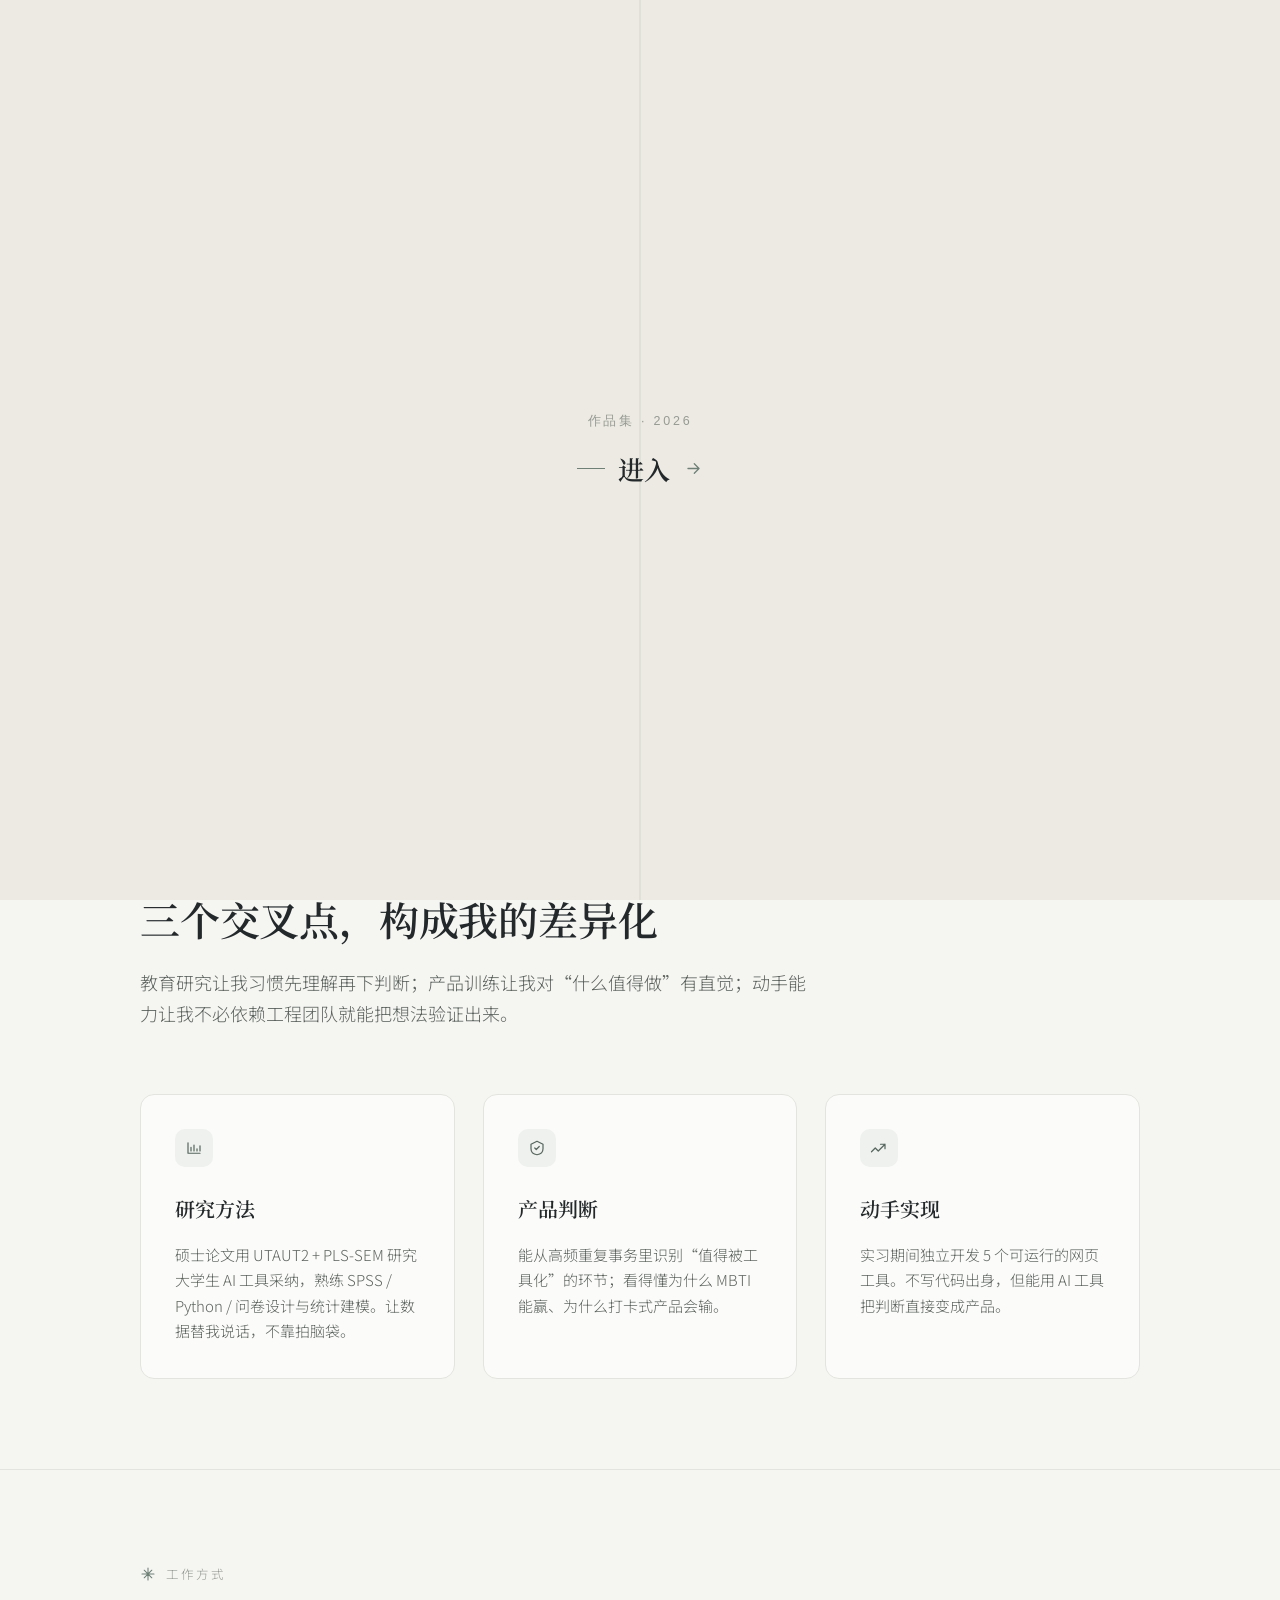
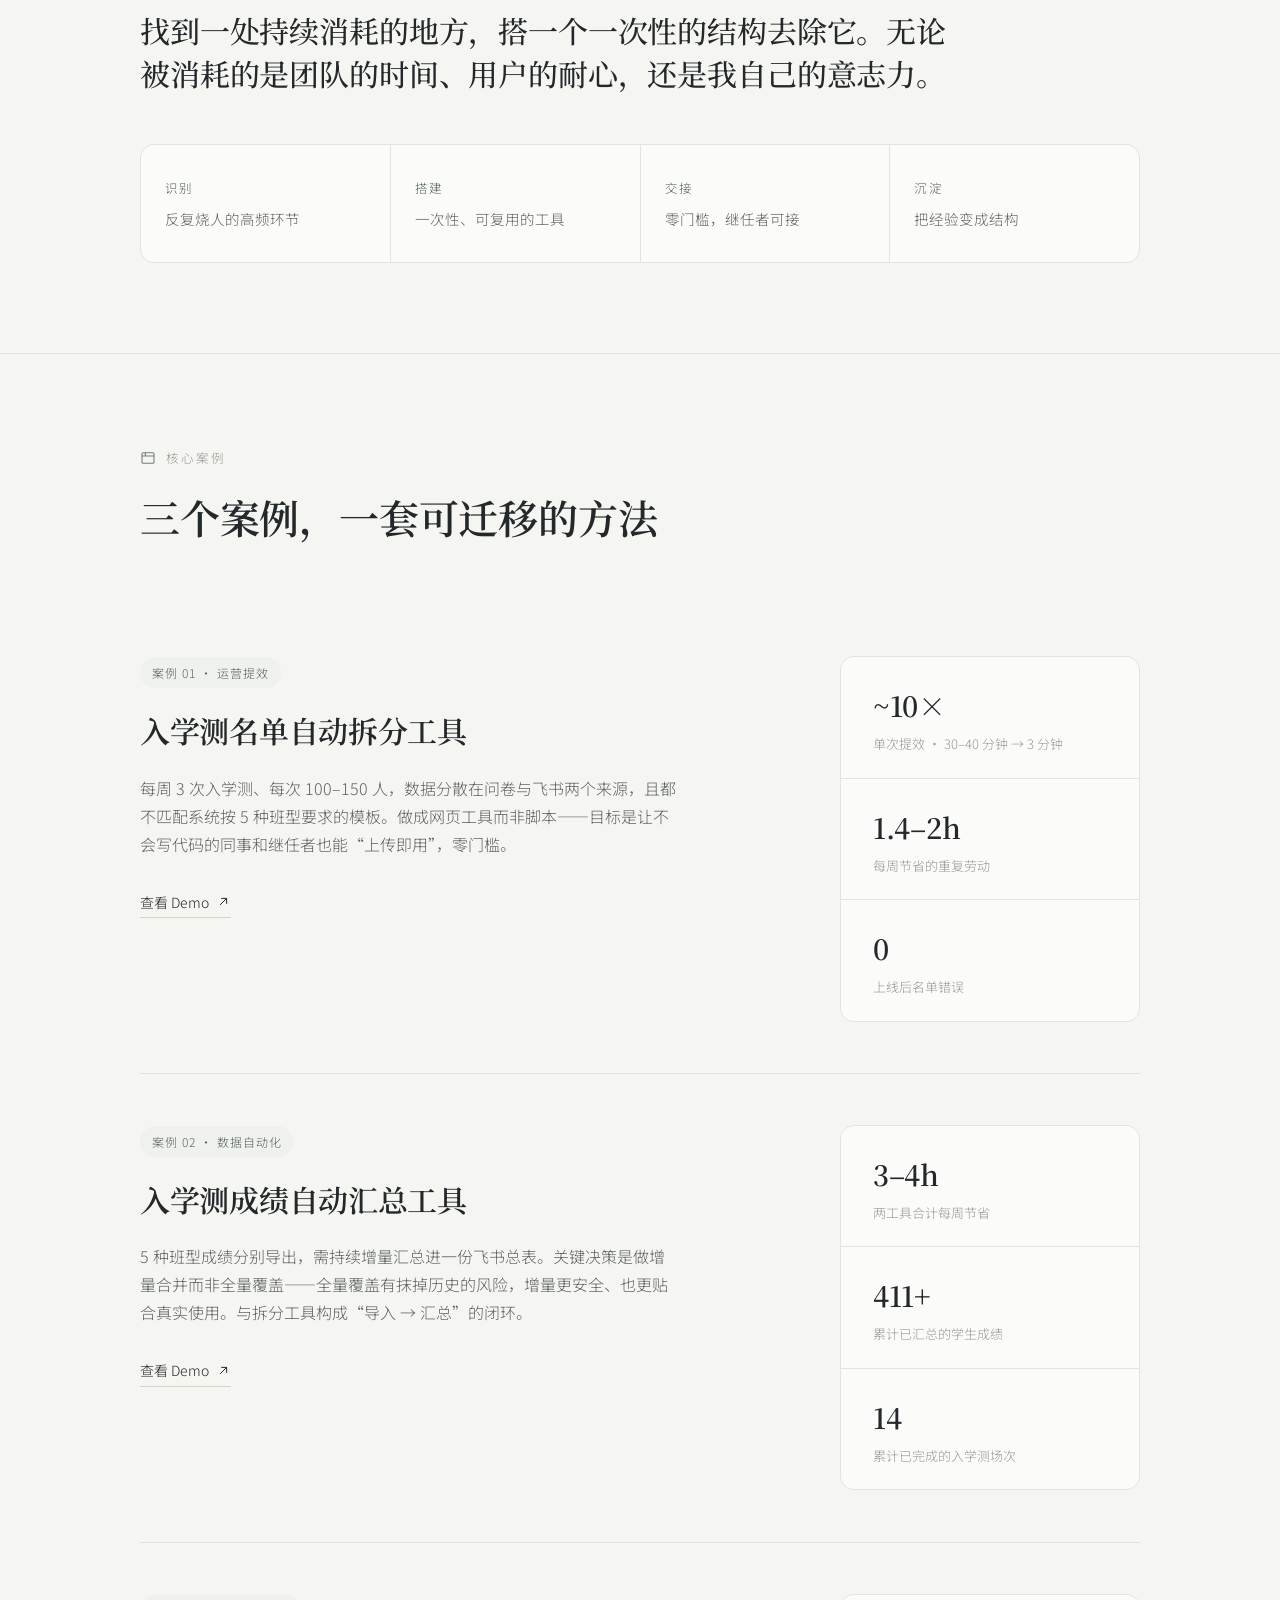
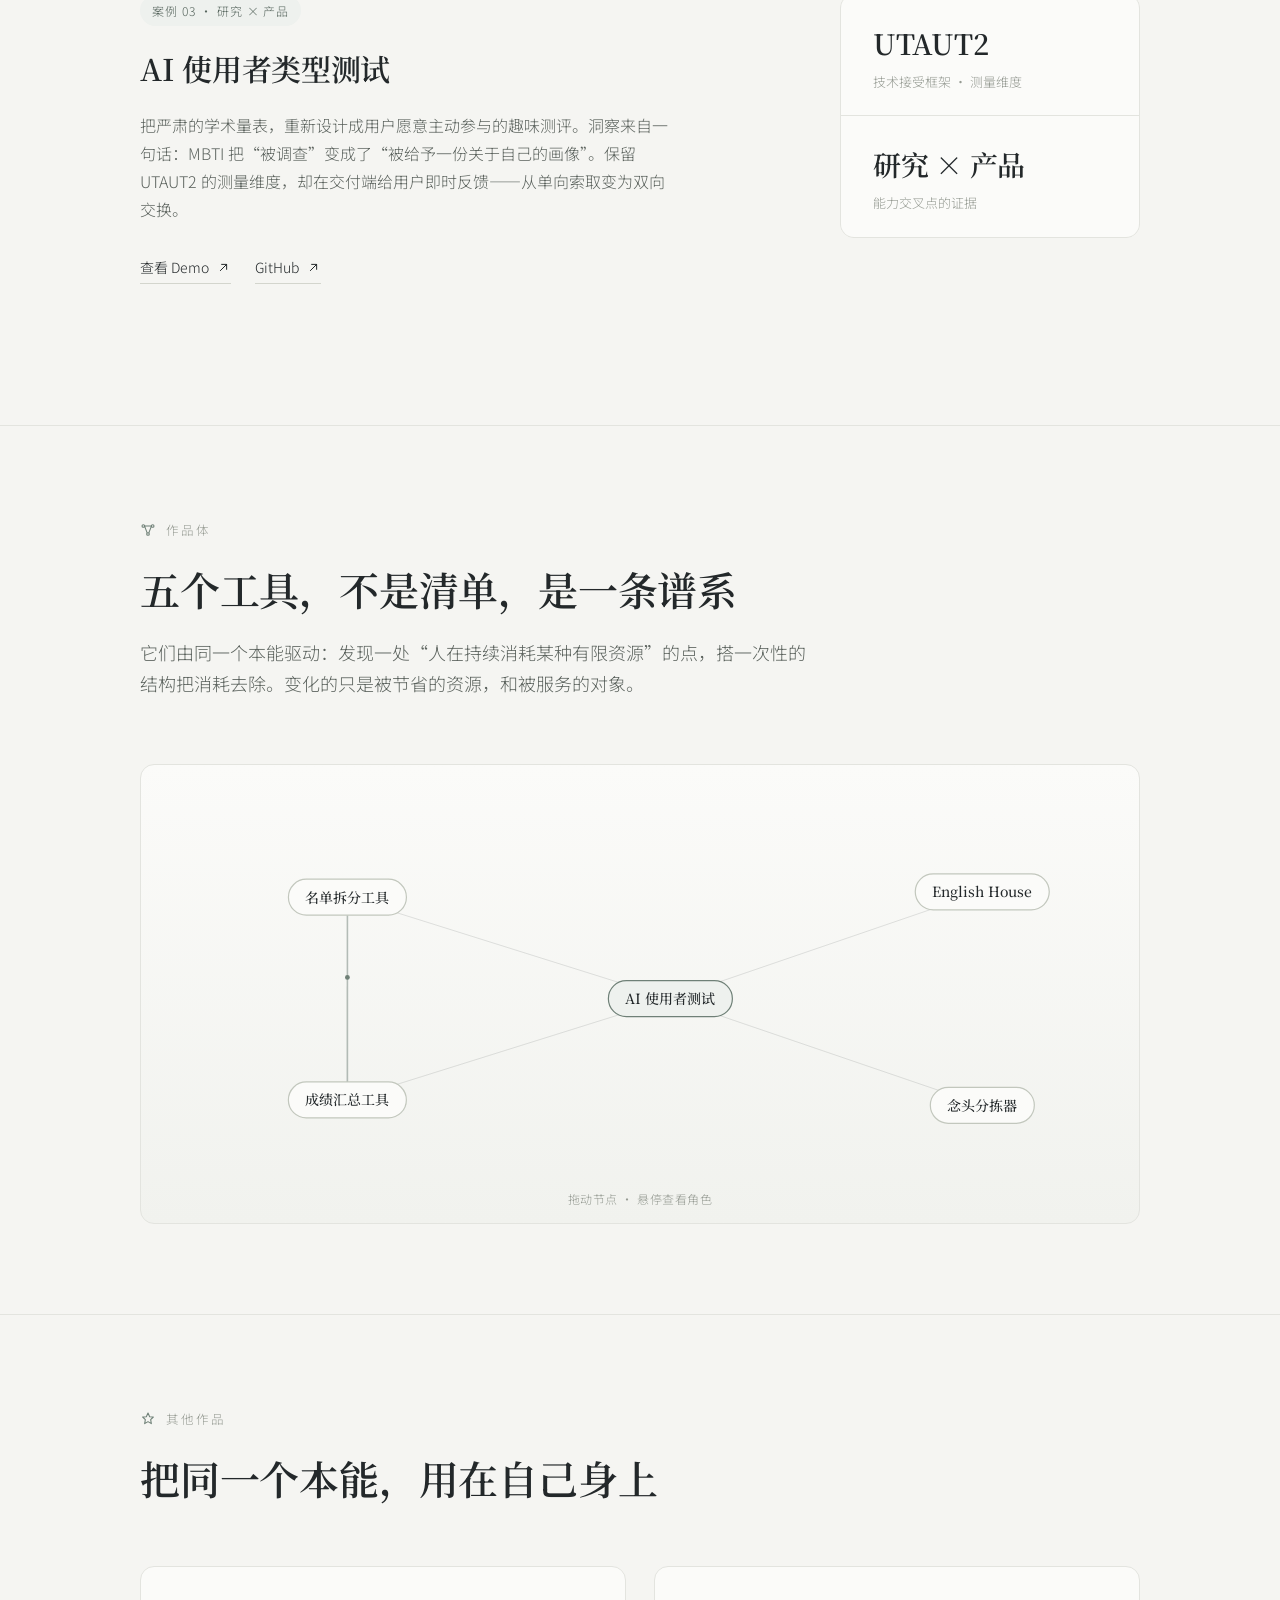
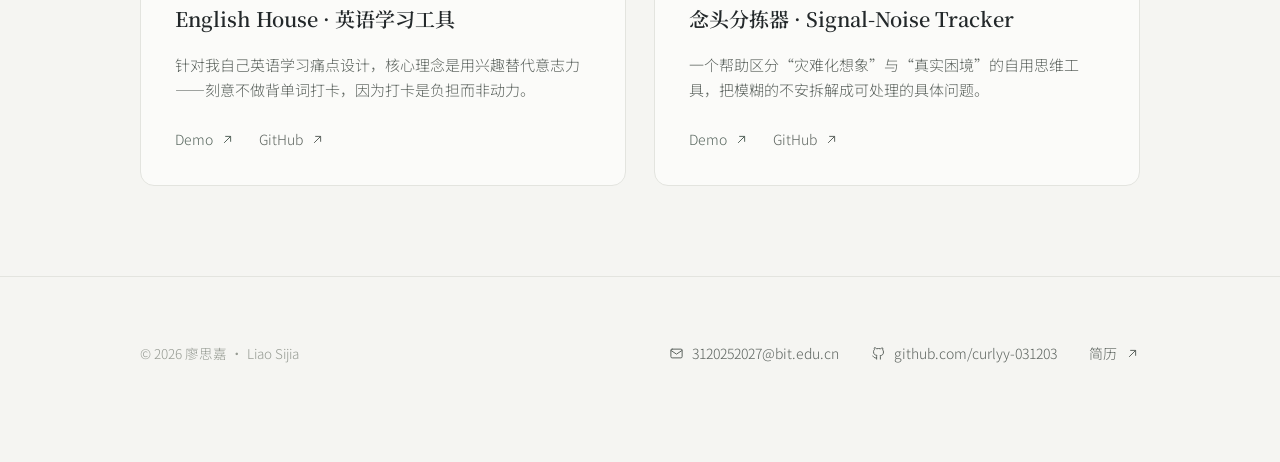
<file: next-min.html>
<!DOCTYPE html>
<html lang="zh-CN">
<head>
<meta charset="UTF-8">
<meta name="viewport" content="width=device-width, initial-scale=1.0">
<title>廖思嘉 · 作品集</title>
<meta name="description" content="廖思嘉 — 教育科技方向硕士。用研究方法理解用户，用产品思维判断什么值得做，用 AI 工具把想法做成可运行的原型。">
<link rel="icon" href="data:image/svg+xml,%3Csvg xmlns='http://www.w3.org/2000/svg' viewBox='0 0 32 32'%3E%3Crect width='32' height='32' rx='8' fill='%23222a26'/%3E%3Ccircle cx='16' cy='16' r='5' fill='none' stroke='%23cdd6cf' stroke-width='1.6'/%3E%3C/svg%3E">
<link rel="preconnect" href="https://fonts.googleapis.com"><link rel="preconnect" href="https://fonts.gstatic.com" crossorigin>
<link href="https://fonts.googleapis.com/css2?family=Noto+Sans+SC:wght@300;400;500&family=Noto+Serif+SC:wght@500;600&display=swap" rel="stylesheet">
<style>
  :root{
    --bg:#f5f5f2;          /* soft cool stone white */
    --surface:#fbfbf9;
    --ink:#23282a;         /* deep cool charcoal */
    --ink-soft:#5d645f;
    --ink-faint:#969b93;
    --line:#e3e4df;
    --line-strong:#d3d5cd;
    --accent:#6f8077;      /* muted eucalyptus, used sparingly */
    --accent-deep:#56655d;
    --r:14px;
    /* fluid spacing scale */
    --s-1:8px;--s-2:16px;--s-3:24px;--s-4:32px;--s-5:48px;--s-6:64px;--s-7:96px;--s-8:128px;
    --serif:"Noto Serif SC",Georgia,serif;
    --sans:"Noto Sans SC",system-ui,-apple-system,"Segoe UI",sans-serif;
    --maxw:1080px;--read:680px;
    --ease:cubic-bezier(.22,.61,.36,1);
  }
  *{box-sizing:border-box;margin:0;padding:0}
  html{scroll-behavior:smooth;-webkit-text-size-adjust:100%}
  body{background:var(--bg);color:var(--ink);font-family:var(--sans);font-weight:300;font-size:17px;line-height:1.75;-webkit-font-smoothing:antialiased;text-rendering:optimizeLegibility}
  a{color:inherit;text-decoration:none}
  img,svg{display:block}
  ::selection{background:#dfe5e0}
  .wrap{max-width:var(--maxw);margin:0 auto;padding:0 clamp(22px,5vw,40px)}
  .icon{width:18px;height:18px;flex:0 0 auto;stroke:currentColor;stroke-width:1.6;fill:none;stroke-linecap:round;stroke-linejoin:round}
  .icon-sm{width:15px;height:15px}

  /* ---------- entry gate: a curtain you pull open ---------- */
  #gate{display:none}
  .js #gate{display:block;position:fixed;inset:0;z-index:9999}
  .gate-panel{position:absolute;top:0;bottom:0;width:50.5%;background:#eceae3;will-change:transform;transition:transform 1.05s cubic-bezier(.76,0,.24,1)}
  .gate-l{left:0}
  .gate-r{right:0}
  .gate-seam{position:absolute;top:0;bottom:0;left:50%;width:1px;background:var(--line-strong);transform:translateX(-.5px);transition:opacity .5s var(--ease)}
  #gate.open .gate-l{transform:translateX(-100%)}
  #gate.open .gate-r{transform:translateX(100%)}
  #gate.open .gate-seam{opacity:0}
  .gate-enter{position:absolute;inset:0;z-index:2;display:flex;flex-direction:column;align-items:center;justify-content:center;gap:20px;background:transparent;border:0;cursor:pointer;color:var(--ink);transition:opacity .45s var(--ease),transform .45s var(--ease)}
  #gate.open .gate-enter{opacity:0;transform:translateY(-8px);pointer-events:none}
  .gate-eyebrow{font-size:12.5px;letter-spacing:.22em;text-transform:uppercase;color:var(--ink-faint)}
  .gate-cta{display:inline-flex;align-items:center;gap:13px;font-family:var(--serif);font-weight:600;font-size:clamp(19px,2.5vw,26px);color:var(--ink);letter-spacing:.02em}
  .gate-cta .ln{width:28px;height:1px;background:var(--accent);transition:width .45s var(--ease)}
  .gate-enter:hover .gate-cta .ln{width:56px}
  .gate-arrow{width:19px;height:19px;stroke:var(--accent);stroke-width:1.6;fill:none;stroke-linecap:round;stroke-linejoin:round;transition:transform .45s var(--ease)}
  .gate-enter:hover .gate-arrow{transform:translateX(4px)}
  html.gate-lock{overflow:hidden}
  @media(prefers-reduced-motion:reduce){.js #gate{display:none}}

  /* ---------- nav ---------- */
  nav{position:sticky;top:0;z-index:50;background:rgba(245,245,242,.82);backdrop-filter:blur(14px);-webkit-backdrop-filter:blur(14px);border-bottom:1px solid var(--line)}
  nav .wrap{display:flex;align-items:center;justify-content:space-between;height:68px}
  .brand{font-family:var(--serif);font-weight:600;font-size:18px;letter-spacing:.01em}
  .brand .en{font-family:var(--sans);font-weight:300;color:var(--ink-faint);font-size:14px;margin-left:8px}
  .nav-links{display:flex;align-items:center;gap:clamp(18px,3vw,36px)}
  .nav-links a{font-size:14.5px;color:var(--ink-soft);transition:color .3s var(--ease)}
  .nav-links a:hover{color:var(--ink)}
  .nav-links a.resume{display:inline-flex;align-items:center;gap:7px;color:var(--ink)}
  @media(max-width:620px){.nav-links a.muted{display:none}}

  /* ---------- reveal (enhances an already-visible default) ---------- */
  .r{opacity:1;transform:none}
  .js .r{opacity:0;transform:translateY(16px);transition:opacity .9s var(--ease),transform .9s var(--ease)}
  .js .r.in{opacity:1;transform:none}
  @media(prefers-reduced-motion:reduce){.js .r{opacity:1!important;transform:none!important;transition:none}}

  /* ---------- hero ---------- */
  header{padding:clamp(90px,15vh,150px) 0 clamp(70px,11vh,120px)}
  .eyebrow{display:inline-flex;align-items:center;gap:10px;font-size:13px;letter-spacing:.14em;text-transform:uppercase;color:var(--ink-faint);margin-bottom:var(--s-4)}
  .eyebrow .tick{width:22px;height:1px;background:var(--accent)}
  h1{font-family:var(--serif);font-weight:600;font-size:clamp(40px,6.4vw,72px);line-height:1.1;letter-spacing:-.01em;margin-bottom:var(--s-3)}
  h1 .en{display:block;font-family:var(--sans);font-weight:300;font-size:clamp(15px,2vw,19px);letter-spacing:.04em;color:var(--ink-faint);margin-top:var(--s-2)}
  .lead{font-size:clamp(18px,2.2vw,21px);font-weight:300;color:var(--ink-soft);max-width:var(--read);line-height:1.7;margin-bottom:var(--s-5)}
  .hero-contact{display:flex;flex-wrap:wrap;gap:var(--s-2)}
  .pill{display:inline-flex;align-items:center;gap:9px;font-size:14px;color:var(--ink-soft);padding:11px 18px;border:1px solid var(--line-strong);border-radius:100px;background:var(--surface);transition:border-color .3s var(--ease),color .3s var(--ease),transform .3s var(--ease)}
  .pill:hover{border-color:var(--accent);color:var(--ink);transform:translateY(-1px)}
  .pill.solid{background:var(--ink);color:var(--bg);border-color:var(--ink)}
  .pill.solid:hover{background:var(--accent-deep);border-color:var(--accent-deep);color:#fff}

  /* ---------- section scaffold ---------- */
  section{padding:clamp(64px,10vh,110px) 0;border-top:1px solid var(--line)}
  .sec-head{margin-bottom:var(--s-6)}
  .label{display:inline-flex;align-items:center;gap:10px;font-size:12.5px;letter-spacing:.16em;text-transform:uppercase;color:var(--ink-faint);margin-bottom:var(--s-3)}
  .label .icon{width:16px;height:16px;color:var(--accent)}
  h2{font-family:var(--serif);font-weight:600;font-size:clamp(27px,3.6vw,40px);line-height:1.2;letter-spacing:-.005em;max-width:760px}
  .sec-intro{color:var(--ink-soft);max-width:var(--read);margin-top:var(--s-3);font-size:clamp(16px,1.9vw,18px)}

  /* ---------- about: three intersections ---------- */
  .grid3{display:grid;grid-template-columns:repeat(3,1fr);gap:clamp(18px,2.4vw,28px)}
  @media(max-width:780px){.grid3{grid-template-columns:1fr}}
  .card{background:var(--surface);border:1px solid var(--line);border-radius:var(--r);padding:clamp(26px,3vw,34px);transition:border-color .35s var(--ease),transform .35s var(--ease),box-shadow .35s var(--ease)}
  .card:hover{border-color:var(--line-strong);transform:translateY(-3px);box-shadow:0 18px 40px -28px rgba(35,40,42,.28)}
  .card .ci{width:38px;height:38px;border-radius:10px;background:#eef1ee;color:var(--accent-deep);display:flex;align-items:center;justify-content:center;margin-bottom:var(--s-3)}
  .card h3{font-family:var(--serif);font-weight:600;font-size:20px;margin-bottom:var(--s-2)}
  .card p{font-size:15px;color:var(--ink-soft);line-height:1.7}

  /* ---------- how I work: quiet feature row ---------- */
  .lede-quote{font-family:var(--serif);font-weight:500;font-size:clamp(22px,3vw,30px);line-height:1.45;letter-spacing:-.005em;max-width:820px}
  .principle{margin-top:var(--s-5);display:grid;grid-template-columns:repeat(4,1fr);gap:1px;background:var(--line);border:1px solid var(--line);border-radius:var(--r);overflow:hidden}
  @media(max-width:780px){.principle{grid-template-columns:1fr 1fr}}
  @media(max-width:480px){.principle{grid-template-columns:1fr}}
  .principle .cell{background:var(--surface);padding:var(--s-4) var(--s-3)}
  .principle .k{font-size:12.5px;letter-spacing:.1em;text-transform:uppercase;color:var(--accent-deep);margin-bottom:var(--s-1)}
  .principle .v{font-size:14.5px;color:var(--ink-soft);line-height:1.6}

  /* ---------- cases ---------- */
  .case{padding:clamp(34px,4vw,52px) 0;border-bottom:1px solid var(--line);display:grid;grid-template-columns:minmax(0,1fr) 300px;gap:clamp(28px,5vw,72px);align-items:start}
  .case:last-child{border-bottom:none}
  @media(max-width:820px){.case{grid-template-columns:1fr;gap:var(--s-5)}}
  .case .meta .tag{display:inline-block;font-size:12px;letter-spacing:.08em;text-transform:uppercase;color:var(--accent-deep);background:#eef1ee;padding:5px 12px;border-radius:100px;margin-bottom:var(--s-3)}
  .case h3{font-family:var(--serif);font-weight:600;font-size:clamp(22px,3vw,30px);line-height:1.25;letter-spacing:-.01em;margin-bottom:var(--s-3)}
  .case .desc{color:var(--ink-soft);font-size:16px;line-height:1.75;max-width:60ch}
  .case .links{display:flex;flex-wrap:wrap;gap:var(--s-3);margin-top:var(--s-4)}
  .case .links a{display:inline-flex;align-items:center;gap:7px;font-size:14px;color:var(--ink);border-bottom:1px solid var(--line-strong);padding-bottom:3px;transition:border-color .3s var(--ease),color .3s var(--ease)}
  .case .links a:hover{border-color:var(--accent);color:var(--accent-deep)}
  .stats{display:flex;flex-direction:column;gap:1px;background:var(--line);border:1px solid var(--line);border-radius:var(--r);overflow:hidden}
  .stat{background:var(--surface);padding:var(--s-3) var(--s-4)}
  .stat .n{font-family:var(--serif);font-weight:600;font-size:28px;letter-spacing:-.01em;color:var(--ink)}
  .stat .c{font-size:13px;color:var(--ink-faint);margin-top:4px;line-height:1.5}

  /* ---------- works map: calm spectrum ---------- */
  .spectrum{margin-top:var(--s-5);display:grid;grid-template-columns:repeat(3,1fr);gap:clamp(16px,2vw,22px);position:relative}
  @media(max-width:780px){.spectrum{grid-template-columns:1fr}}
  .col{display:flex;flex-direction:column;gap:var(--s-2)}
  .col .ch{font-size:12.5px;letter-spacing:.12em;text-transform:uppercase;color:var(--ink-faint);padding-bottom:var(--s-2);border-bottom:1px solid var(--line);margin-bottom:var(--s-1)}
  .tool{background:var(--surface);border:1px solid var(--line);border-radius:10px;padding:var(--s-3);transition:border-color .3s var(--ease),transform .3s var(--ease)}
  .tool:hover{border-color:var(--accent);transform:translateY(-2px)}
  .tool .t{font-family:var(--serif);font-weight:600;font-size:16px}
  .tool .s{font-size:13px;color:var(--ink-faint);margin-top:3px}
  .tool.hinge{border-color:var(--line-strong);background:#f0f2ef}

  /* interactive works-graph (calm palette) */
  .graph-wrap{margin-top:var(--s-5);position:relative;height:clamp(380px,52vw,460px);border:1px solid var(--line);border-radius:var(--r);background:linear-gradient(180deg,var(--surface),#f1f2ee);overflow:hidden}
  #wgraph{display:block;width:100%;height:100%}
  .graph-hint{position:absolute;bottom:14px;left:0;right:0;text-align:center;font-size:12px;letter-spacing:.04em;color:var(--ink-faint)}
  .sr-list{position:absolute;width:1px;height:1px;overflow:hidden;clip:rect(0,0,0,0);white-space:nowrap}

  /* ---------- side projects ---------- */
  .grid2{display:grid;grid-template-columns:1fr 1fr;gap:clamp(18px,2.4vw,28px)}
  @media(max-width:780px){.grid2{grid-template-columns:1fr}}

  /* ---------- footer ---------- */
  footer{border-top:1px solid var(--line);padding:var(--s-6) 0 var(--s-7)}
  .foot{display:flex;flex-wrap:wrap;gap:var(--s-4);align-items:center;justify-content:space-between}
  .foot .links{display:flex;flex-wrap:wrap;gap:var(--s-4)}
  .foot a{display:inline-flex;align-items:center;gap:8px;font-size:14px;color:var(--ink-soft);transition:color .3s var(--ease)}
  .foot a:hover{color:var(--ink)}
  .foot .copy{font-size:13.5px;color:var(--ink-faint)}
</style>
</head>
<body>
<script>document.documentElement.classList.add('js')</script>

<div id="gate">
  <div class="gate-panel gate-l"></div>
  <div class="gate-panel gate-r"></div>
  <div class="gate-seam"></div>
  <button class="gate-enter" type="button" aria-label="进入作品集">
    <span class="gate-eyebrow">作品集 · 2026</span>
    <span class="gate-cta"><span class="ln"></span>进入<svg class="gate-arrow" viewBox="0 0 24 24"><path d="M5 12h14M13 6l6 6-6 6"/></svg></span>
  </button>
</div>

<nav><div class="wrap">
  <a href="#top" class="brand">廖思嘉<span class="en">Liao Sijia</span></a>
  <div class="nav-links">
    <a href="#about" class="muted">关于</a>
    <a href="#work" class="muted">案例</a>
    <a href="#map" class="muted">作品体</a>
    <a href="resume.pdf" target="_blank" rel="noopener" class="resume">简历
      <svg class="icon icon-sm" viewBox="0 0 24 24"><path d="M7 17 17 7M9 7h8v8"/></svg></a>
  </div>
</div></nav>

<main id="top">

  <!-- HERO -->
  <header><div class="wrap">
    <div class="eyebrow r"><span class="tick"></span>作品集 · 2026</div>
    <h1 class="r">把判断，<br>直接变成可运行的原型<span class="en">Liao Sijia — Educational technology, operations with product judgment</span></h1>
    <p class="lead r">教育科技方向硕士。用研究方法理解用户，用产品思维判断什么值得做，用 AI 工具自己把想法做成可运行的原型。</p>
    <div class="hero-contact r">
      <a class="pill solid" href="#work">看核心案例
        <svg class="icon icon-sm" viewBox="0 0 24 24"><path d="M5 12h14M13 6l6 6-6 6"/></svg></a>
      <a class="pill" href="mailto:3120252027@bit.edu.cn">
        <svg class="icon icon-sm" viewBox="0 0 24 24"><rect x="3" y="5" width="18" height="14" rx="2"/><path d="m3 7 9 6 9-6"/></svg>邮箱</a>
      <a class="pill" href="https://github.com/curlyy-031203" target="_blank" rel="noopener">
        <svg class="icon icon-sm" viewBox="0 0 24 24"><path d="M9 19c-4.3 1.4-4.3-2.5-6-3m12 5v-3.5c0-1 .1-1.4-.5-2 2.8-.3 5.5-1.4 5.5-6a4.6 4.6 0 0 0-1.3-3.2 4.2 4.2 0 0 0-.1-3.2s-1.1-.3-3.5 1.3a12 12 0 0 0-6 0C6.7 2.3 5.6 2.6 5.6 2.6a4.2 4.2 0 0 0-.1 3.2A4.6 4.6 0 0 0 4 9c0 4.6 2.7 5.7 5.5 6-.6.6-.6 1.2-.5 2V21"/></svg>GitHub</a>
    </div>
  </div></header>

  <!-- ABOUT -->
  <section id="about"><div class="wrap">
    <div class="sec-head">
      <div class="label r"><svg class="icon" viewBox="0 0 24 24"><circle cx="12" cy="12" r="3"/><path d="M12 3v3M12 18v3M3 12h3M18 12h3M5.6 5.6l2.1 2.1M16.3 16.3l2.1 2.1M18.4 5.6l-2.1 2.1M7.7 16.3l-2.1 2.1"/></svg>关于</div>
      <h2 class="r">三个交叉点，构成我的差异化</h2>
      <p class="sec-intro r">教育研究让我习惯先理解再下判断；产品训练让我对“什么值得做”有直觉；动手能力让我不必依赖工程团队就能把想法验证出来。</p>
    </div>
    <div class="grid3">
      <div class="card r">
        <div class="ci"><svg class="icon" viewBox="0 0 24 24"><path d="M4 19V5M4 19h16M8 16v-5M12 16V8M16 16v-3M20 16v-7"/></svg></div>
        <h3>研究方法</h3>
        <p>硕士论文用 UTAUT2 + PLS-SEM 研究大学生 AI 工具采纳，熟练 SPSS / Python / 问卷设计与统计建模。让数据替我说话，不靠拍脑袋。</p>
      </div>
      <div class="card r">
        <div class="ci"><svg class="icon" viewBox="0 0 24 24"><path d="M12 3 4 7v6c0 4.4 3.4 7.4 8 8 4.6-.6 8-3.6 8-8V7l-8-4Z"/><path d="m9 12 2 2 4-4"/></svg></div>
        <h3>产品判断</h3>
        <p>能从高频重复事务里识别“值得被工具化”的环节；看得懂为什么 MBTI 能赢、为什么打卡式产品会输。</p>
      </div>
      <div class="card r">
        <div class="ci"><svg class="icon" viewBox="0 0 24 24"><path d="M14 7h6v6M20 7l-9 9-4-4-5 5"/></svg></div>
        <h3>动手实现</h3>
        <p>实习期间独立开发 5 个可运行的网页工具。不写代码出身，但能用 AI 工具把判断直接变成产品。</p>
      </div>
    </div>
  </div></section>

  <!-- HOW I WORK -->
  <section><div class="wrap">
    <div class="label r"><svg class="icon" viewBox="0 0 24 24"><path d="M12 3v18M3 12h18M6.3 6.3l11.4 11.4M17.7 6.3 6.3 17.7"/></svg>工作方式</div>
    <p class="lede-quote r">找到一处持续消耗的地方，搭一个一次性的结构去除它。无论被消耗的是团队的时间、用户的耐心，还是我自己的意志力。</p>
    <div class="principle r">
      <div class="cell"><div class="k">识别</div><div class="v">反复烧人的高频环节</div></div>
      <div class="cell"><div class="k">搭建</div><div class="v">一次性、可复用的工具</div></div>
      <div class="cell"><div class="k">交接</div><div class="v">零门槛，继任者可接</div></div>
      <div class="cell"><div class="k">沉淀</div><div class="v">把经验变成结构</div></div>
    </div>
  </div></section>

  <!-- WORK / CASES -->
  <section id="work"><div class="wrap">
    <div class="sec-head">
      <div class="label r"><svg class="icon" viewBox="0 0 24 24"><rect x="3" y="4" width="18" height="16" rx="2"/><path d="M3 9h18M8 4v5"/></svg>核心案例</div>
      <h2 class="r">三个案例，一套可迁移的方法</h2>
    </div>

    <article class="case r">
      <div class="meta">
        <span class="tag">案例 01 · 运营提效</span>
        <h3>入学测名单自动拆分工具</h3>
        <p class="desc">每周 3 次入学测、每次 100–150 人，数据分散在问卷与飞书两个来源，且都不匹配系统按 5 种班型要求的模板。做成网页工具而非脚本——目标是让不会写代码的同事和继任者也能“上传即用”，零门槛。</p>
        <div class="links">
          <a href="https://curlyy-031203.github.io/split-tool/" target="_blank" rel="noopener">查看 Demo<svg class="icon icon-sm" viewBox="0 0 24 24"><path d="M7 17 17 7M9 7h8v8"/></svg></a>
        </div>
      </div>
      <div class="stats">
        <div class="stat"><div class="n">~10×</div><div class="c">单次提效 · 30–40 分钟 → 3 分钟</div></div>
        <div class="stat"><div class="n">1.5–2h</div><div class="c">每周节省的重复劳动</div></div>
        <div class="stat"><div class="n">0</div><div class="c">上线后名单错误</div></div>
      </div>
    </article>

    <article class="case r">
      <div class="meta">
        <span class="tag">案例 02 · 数据自动化</span>
        <h3>入学测成绩自动汇总工具</h3>
        <p class="desc">5 种班型成绩分别导出，需持续增量汇总进一份飞书总表。关键决策是做增量合并而非全量覆盖——全量覆盖有抹掉历史的风险，增量更安全、也更贴合真实使用。与拆分工具构成“导入 → 汇总”的闭环。</p>
        <div class="links">
          <a href="https://scarlett-scores.streamlit.app" target="_blank" rel="noopener">查看 Demo<svg class="icon icon-sm" viewBox="0 0 24 24"><path d="M7 17 17 7M9 7h8v8"/></svg></a>
        </div>
      </div>
      <div class="stats">
        <div class="stat"><div class="n">3–4h</div><div class="c">两工具合计每周节省</div></div>
        <div class="stat"><div class="n">450+</div><div class="c">累计已汇总的学生成绩</div></div>
        <div class="stat"><div class="n">15</div><div class="c">累计已完成的入学测场次</div></div>
      </div>
    </article>

    <article class="case r">
      <div class="meta">
        <span class="tag">案例 03 · 研究 × 产品</span>
        <h3>AI 使用者类型测试</h3>
        <p class="desc">把严肃的学术量表，重新设计成用户愿意主动参与的趣味测评。洞察来自一句话：MBTI 把“被调查”变成了“被给予一份关于自己的画像”。保留 UTAUT2 的测量维度，却在交付端给用户即时反馈——从单向索取变为双向交换。</p>
        <div class="links">
          <a href="https://curlyy-031203.github.io/ai-habit-assessment/" target="_blank" rel="noopener">查看 Demo<svg class="icon icon-sm" viewBox="0 0 24 24"><path d="M7 17 17 7M9 7h8v8"/></svg></a>
          <a href="https://github.com/curlyy-031203/ai-habit-assessment" target="_blank" rel="noopener">GitHub<svg class="icon icon-sm" viewBox="0 0 24 24"><path d="M7 17 17 7M9 7h8v8"/></svg></a>
        </div>
      </div>
      <div class="stats">
        <div class="stat"><div class="n">UTAUT2</div><div class="c">技术接受框架 · 测量维度</div></div>
        <div class="stat"><div class="n">研究 × 产品</div><div class="c">能力交叉点的证据</div></div>
      </div>
    </article>
  </div></section>

  <!-- WORKS MAP -->
  <section id="map"><div class="wrap">
    <div class="sec-head">
      <div class="label r"><svg class="icon" viewBox="0 0 24 24"><circle cx="5" cy="6" r="2"/><circle cx="19" cy="6" r="2"/><circle cx="12" cy="18" r="2"/><path d="M7 6.6 10.6 16M17 6.6 13.4 16M7 6h10"/></svg>作品体</div>
      <h2 class="r">五个工具，不是清单，是一条谱系</h2>
      <p class="sec-intro r">它们由同一个本能驱动：发现一处“人在持续消耗某种有限资源”的点，搭一次性的结构把消耗去除。变化的只是被节省的资源，和被服务的对象。</p>
    </div>
    <div class="graph-wrap r">
      <ul class="sr-list">
        <li>名单拆分工具 — 导入端，服务团队、节省时间</li>
        <li>成绩汇总工具 — 汇总端，与拆分工具构成闭环</li>
        <li>AI 使用者测试 — 枢纽，连接工作与自我，研究 × 产品</li>
        <li>English House — 英语学习，服务自己、节省意志力</li>
        <li>念头分拣器 — 情绪 / 认知</li>
      </ul>
      <canvas id="wgraph" aria-hidden="true"></canvas>
      <span class="graph-hint">拖动节点 · 悬停查看角色</span>
    </div>
  </div></section>

  <!-- SIDE PROJECTS -->
  <section><div class="wrap">
    <div class="sec-head">
      <div class="label r"><svg class="icon" viewBox="0 0 24 24"><path d="M12 3l2.5 5.5L20 9l-4 4 1 6-5-3-5 3 1-6-4-4 5.5-.5L12 3Z"/></svg>其他作品</div>
      <h2 class="r">把同一个本能，用在自己身上</h2>
    </div>
    <div class="grid2">
      <div class="card r">
        <h3>English House · 英语学习工具</h3>
        <p>针对我自己英语学习痛点设计，核心理念是用兴趣替代意志力——刻意不做背单词打卡，因为打卡是负担而非动力。</p>
        <div class="links" style="margin-top:24px;display:flex;gap:24px">
          <a href="https://curlyy-031203.github.io/English-house/" target="_blank" rel="noopener" style="display:inline-flex;align-items:center;gap:7px;font-size:14px;color:var(--accent-deep)">Demo<svg class="icon icon-sm" viewBox="0 0 24 24"><path d="M7 17 17 7M9 7h8v8"/></svg></a>
          <a href="https://github.com/curlyy-031203/English-house" target="_blank" rel="noopener" style="display:inline-flex;align-items:center;gap:7px;font-size:14px;color:var(--ink-soft)">GitHub<svg class="icon icon-sm" viewBox="0 0 24 24"><path d="M7 17 17 7M9 7h8v8"/></svg></a>
        </div>
      </div>
      <div class="card r">
        <h3>念头分拣器 · Signal-Noise Tracker</h3>
        <p>一个帮助区分“灾难化想象”与“真实困境”的自用思维工具，把模糊的不安拆解成可处理的具体问题。</p>
        <div class="links" style="margin-top:24px;display:flex;gap:24px">
          <a href="https://curlyy-031203.github.io/cc/" target="_blank" rel="noopener" style="display:inline-flex;align-items:center;gap:7px;font-size:14px;color:var(--accent-deep)">Demo<svg class="icon icon-sm" viewBox="0 0 24 24"><path d="M7 17 17 7M9 7h8v8"/></svg></a>
          <a href="https://github.com/curlyy-031203/cc" target="_blank" rel="noopener" style="display:inline-flex;align-items:center;gap:7px;font-size:14px;color:var(--ink-soft)">GitHub<svg class="icon icon-sm" viewBox="0 0 24 24"><path d="M7 17 17 7M9 7h8v8"/></svg></a>
        </div>
      </div>
    </div>
  </div></section>

</main>

<footer><div class="wrap">
  <div class="foot">
    <span class="copy">© 2026 廖思嘉 · Liao Sijia</span>
    <div class="links">
      <a href="mailto:3120252027@bit.edu.cn"><svg class="icon icon-sm" viewBox="0 0 24 24"><rect x="3" y="5" width="18" height="14" rx="2"/><path d="m3 7 9 6 9-6"/></svg>3120252027@bit.edu.cn</a>
      <a href="https://github.com/curlyy-031203" target="_blank" rel="noopener"><svg class="icon icon-sm" viewBox="0 0 24 24"><path d="M9 19c-4.3 1.4-4.3-2.5-6-3m12 5v-3.5c0-1 .1-1.4-.5-2 2.8-.3 5.5-1.4 5.5-6a4.6 4.6 0 0 0-1.3-3.2 4.2 4.2 0 0 0-.1-3.2s-1.1-.3-3.5 1.3a12 12 0 0 0-6 0C6.7 2.3 5.6 2.6 5.6 2.6a4.2 4.2 0 0 0-.1 3.2A4.6 4.6 0 0 0 4 9c0 4.6 2.7 5.7 5.5 6-.6.6-.6 1.2-.5 2V21"/></svg>github.com/curlyy-031203</a>
      <a href="resume.pdf" target="_blank" rel="noopener">简历<svg class="icon icon-sm" viewBox="0 0 24 24"><path d="M7 17 17 7M9 7h8v8"/></svg></a>
    </div>
  </div>
</div></footer>

<script>
var REDUCE_M=matchMedia('(prefers-reduced-motion: reduce)').matches;

/* entry gate — click to pull the curtain open, revealing the site */
(function(){
  var gate=document.getElementById('gate');if(!gate)return;
  if(REDUCE_M){gate.remove();return;}
  document.documentElement.classList.add('gate-lock');
  var opened=false;
  function open(){if(opened)return;opened=true;gate.classList.add('open');
    document.documentElement.classList.remove('gate-lock');
    setTimeout(function(){gate.remove();},1150);}
  gate.addEventListener('click',open);
  document.addEventListener('keydown',function(e){if(!opened&&(e.key==='Enter'||e.key===' ')){e.preventDefault();open();}});
})();

/* interactive works-graph — 5 tools, spring physics, draggable (calm palette) */
(function(){
  var cv=document.getElementById('wgraph');if(!cv)return;var ctx=cv.getContext('2d');
  var dpr=Math.min(window.devicePixelRatio||1,2),W=0,H=0;
  var nodes=[
    {id:'split',label:'名单拆分工具',sub:'导入端',type:'work',hx:.21,hy:.30},
    {id:'merge',label:'成绩汇总工具',sub:'汇总端',type:'work',hx:.21,hy:.72},
    {id:'hinge',label:'AI 使用者测试',sub:'枢纽 · 研究 × 产品',type:'hinge',hx:.53,hy:.51},
    {id:'eng',label:'English House',sub:'英语学习',type:'self',hx:.84,hy:.30},
    {id:'mind',label:'念头分拣器',sub:'情绪 / 认知',type:'self',hx:.84,hy:.72}
  ];
  var byId={};nodes.forEach(function(n){byId[n.id]=n;});
  var edges=[['split','merge',true],['split','hinge',false],['merge','hinge',false],['hinge','eng',false],['hinge','mind',false]];
  var BORDER={work:'#c2c7bd',hinge:'#6f8077',self:'#c2c7bd'};
  var FILL={work:'#fbfbf9',hinge:'#eef1ee',self:'#fbfbf9'};
  var mouse={x:-9999,y:-9999,down:false},drag=null,hover=null;
  function size(){var r=cv.getBoundingClientRect();W=cv.width=Math.max(1,r.width*dpr);H=cv.height=Math.max(1,r.height*dpr);
    nodes.forEach(function(n){n.HX=n.hx*W;n.HY=n.hy*H;if(n.x===undefined){n.x=W/2;n.y=H/2;n.vx=0;n.vy=0;}});}
  function chip(n){ctx.font='500 '+(14*dpr)+'px "Noto Serif SC",serif';return {w:ctx.measureText(n.label).width+34*dpr,h:36*dpr};}
  function toCv(e){var r=cv.getBoundingClientRect();return {x:(e.clientX-r.left)*dpr,y:(e.clientY-r.top)*dpr};}
  function hit(p){for(var i=nodes.length-1;i>=0;i--){var n=nodes[i],c=chip(n);if(Math.abs(p.x-n.x)<c.w/2&&Math.abs(p.y-n.y)<c.h/2+6*dpr)return n;}return null;}
  cv.addEventListener('mousedown',function(e){var n=hit(toCv(e));if(n){drag=n;mouse.down=true;cv.style.cursor='grabbing';}});
  window.addEventListener('mousemove',function(e){var p=toCv(e);mouse.x=p.x;mouse.y=p.y;if(drag){drag.x=p.x;drag.y=p.y;drag.vx=0;drag.vy=0;}else{hover=hit(p);cv.style.cursor=hover?'grab':'default';}});
  window.addEventListener('mouseup',function(){drag=null;mouse.down=false;cv.style.cursor='default';});
  cv.addEventListener('mouseleave',function(){mouse.x=mouse.y=-9999;if(!mouse.down)hover=null;});
  function physics(){
    for(var i=0;i<nodes.length;i++){var n=nodes[i];if(n===drag)continue;
      var fx=(n.HX-n.x)*0.020,fy=(n.HY-n.y)*0.020;
      for(var j=0;j<nodes.length;j++){if(i===j)continue;var m=nodes[j];var dx=n.x-m.x,dy=n.y-m.y,d2=dx*dx+dy*dy,d=Math.sqrt(d2)||1;var rep=Math.min(1.2,(9000*dpr*dpr)/d2);fx+=dx/d*rep;fy+=dy/d*rep;}
      if(mouse.x>-999){var mdx=n.x-mouse.x,mdy=n.y-mouse.y,md=Math.hypot(mdx,mdy);if(md<90*dpr){var f=(1-md/(90*dpr))*1.3;fx+=mdx/(md||1)*f;fy+=mdy/(md||1)*f;}}
      n.vx=(n.vx+fx)*0.86;n.vy=(n.vy+fy)*0.86;n.x+=n.vx;n.y+=n.vy;}
    edges.forEach(function(e){var a=byId[e[0]],b=byId[e[1]],dx=b.x-a.x,dy=b.y-a.y,d=Math.hypot(dx,dy)||1,rest=Math.hypot(b.HX-a.HX,b.HY-a.HY),f=(d-rest)*0.012,ux=dx/d*f,uy=dy/d*f;if(a!==drag){a.vx+=ux;a.vy+=uy;}if(b!==drag){b.vx-=ux;b.vy-=uy;}});
  }
  function rr(x,y,w,h,r){ctx.beginPath();ctx.moveTo(x+r,y);ctx.arcTo(x+w,y,x+w,y+h,r);ctx.arcTo(x+w,y+h,x,y+h,r);ctx.arcTo(x,y+h,x,y,r);ctx.arcTo(x,y,x+w,y,r);ctx.closePath();}
  function draw(now){ctx.clearRect(0,0,W,H);
    edges.forEach(function(e){var a=byId[e[0]],b=byId[e[1]];ctx.beginPath();ctx.moveTo(a.x,a.y);ctx.lineTo(b.x,b.y);
      ctx.strokeStyle=e[2]?'rgba(111,128,119,.5)':'rgba(35,40,42,.12)';ctx.lineWidth=(e[2]?1.6:1)*dpr;ctx.stroke();
      if(e[2]){var tt=((now*0.00016)%1),px=a.x+(b.x-a.x)*tt,py=a.y+(b.y-a.y)*tt;ctx.beginPath();ctx.arc(px,py,2.4*dpr,0,6.28);ctx.fillStyle='#6f8077';ctx.fill();}});
    nodes.forEach(function(n){var c=chip(n),w=c.w,h=c.h,x=n.x-w/2,y=n.y-h/2,on=(n===hover||n===drag);
      if(on){ctx.shadowColor='rgba(35,40,42,.18)';ctx.shadowBlur=20*dpr;ctx.shadowOffsetY=4*dpr;}
      rr(x,y,w,h,h/2);ctx.fillStyle=FILL[n.type];ctx.fill();ctx.shadowBlur=0;ctx.shadowOffsetY=0;
      ctx.lineWidth=(on?1.8:1.2)*dpr;ctx.strokeStyle=on?'#6f8077':BORDER[n.type];ctx.stroke();
      ctx.font='500 '+(14*dpr)+'px "Noto Serif SC",serif';ctx.fillStyle='#23282a';ctx.textAlign='center';ctx.textBaseline='middle';ctx.fillText(n.label,n.x,n.y);
      if(on){ctx.font='400 '+(11*dpr)+'px "Noto Sans SC",sans-serif';ctx.fillStyle='#56655d';ctx.fillText(n.sub,n.x,n.y+h/2+13*dpr);}});}
  function loop(now){if(!REDUCE_M)physics();draw(now);requestAnimationFrame(loop);}
  function start(){size();nodes.forEach(function(n){n.x=W/2;n.y=H/2;});requestAnimationFrame(loop);
    var rt;addEventListener('resize',function(){clearTimeout(rt);rt=setTimeout(function(){nodes.forEach(function(n){n.x=undefined;});size();},200);});}
  if(document.fonts&&document.fonts.ready)document.fonts.ready.then(start);else setTimeout(start,300);
})();

/* number count-up on the case stats */
(function(){
  if(REDUCE_M||!('IntersectionObserver' in window))return;
  function run(el){if(el.dataset.done)return;el.dataset.done=1;var raw=el.textContent.trim();
    var m=raw.match(/^(\D*)(\d+(?:\.\d+)?)([\s\S]*)$/);if(!m)return;var pre=m[1],ns=m[2],post=m[3],end=parseFloat(ns);if(!isFinite(end)||end===0)return;
    var dec=(ns.split('.')[1]||'').length,t0=performance.now(),dur=1100;el.textContent=pre+(0).toFixed(dec)+post;
    (function tick(now){var p=Math.min((now-t0)/dur,1),e=1-Math.pow(1-p,3);el.textContent=pre+(end*e).toFixed(dec)+post;if(p<1)requestAnimationFrame(tick);})(t0);}
  var io=new IntersectionObserver(function(es){es.forEach(function(e){if(e.isIntersecting){run(e.target);io.unobserve(e.target);}});},{threshold:.5});
  document.querySelectorAll('.stat .n').forEach(function(el){io.observe(el);});
})();

/* subtle, reduced-motion-safe scroll reveal (content is visible by default) */
(function(){
  if(matchMedia('(prefers-reduced-motion: reduce)').matches){document.querySelectorAll('.r').forEach(function(e){e.classList.add('in')});return;}
  if(!('IntersectionObserver' in window)){document.querySelectorAll('.r').forEach(function(e){e.classList.add('in')});return;}
  var io=new IntersectionObserver(function(es){es.forEach(function(e){if(e.isIntersecting){e.target.classList.add('in');io.unobserve(e.target);}});},{threshold:.14,rootMargin:'0px 0px -8% 0px'});
  document.querySelectorAll('.r').forEach(function(e,i){e.style.transitionDelay=(Math.min(i,1)*0)+'ms';io.observe(e);});
})();
</script>
</body>
</html>
</file>
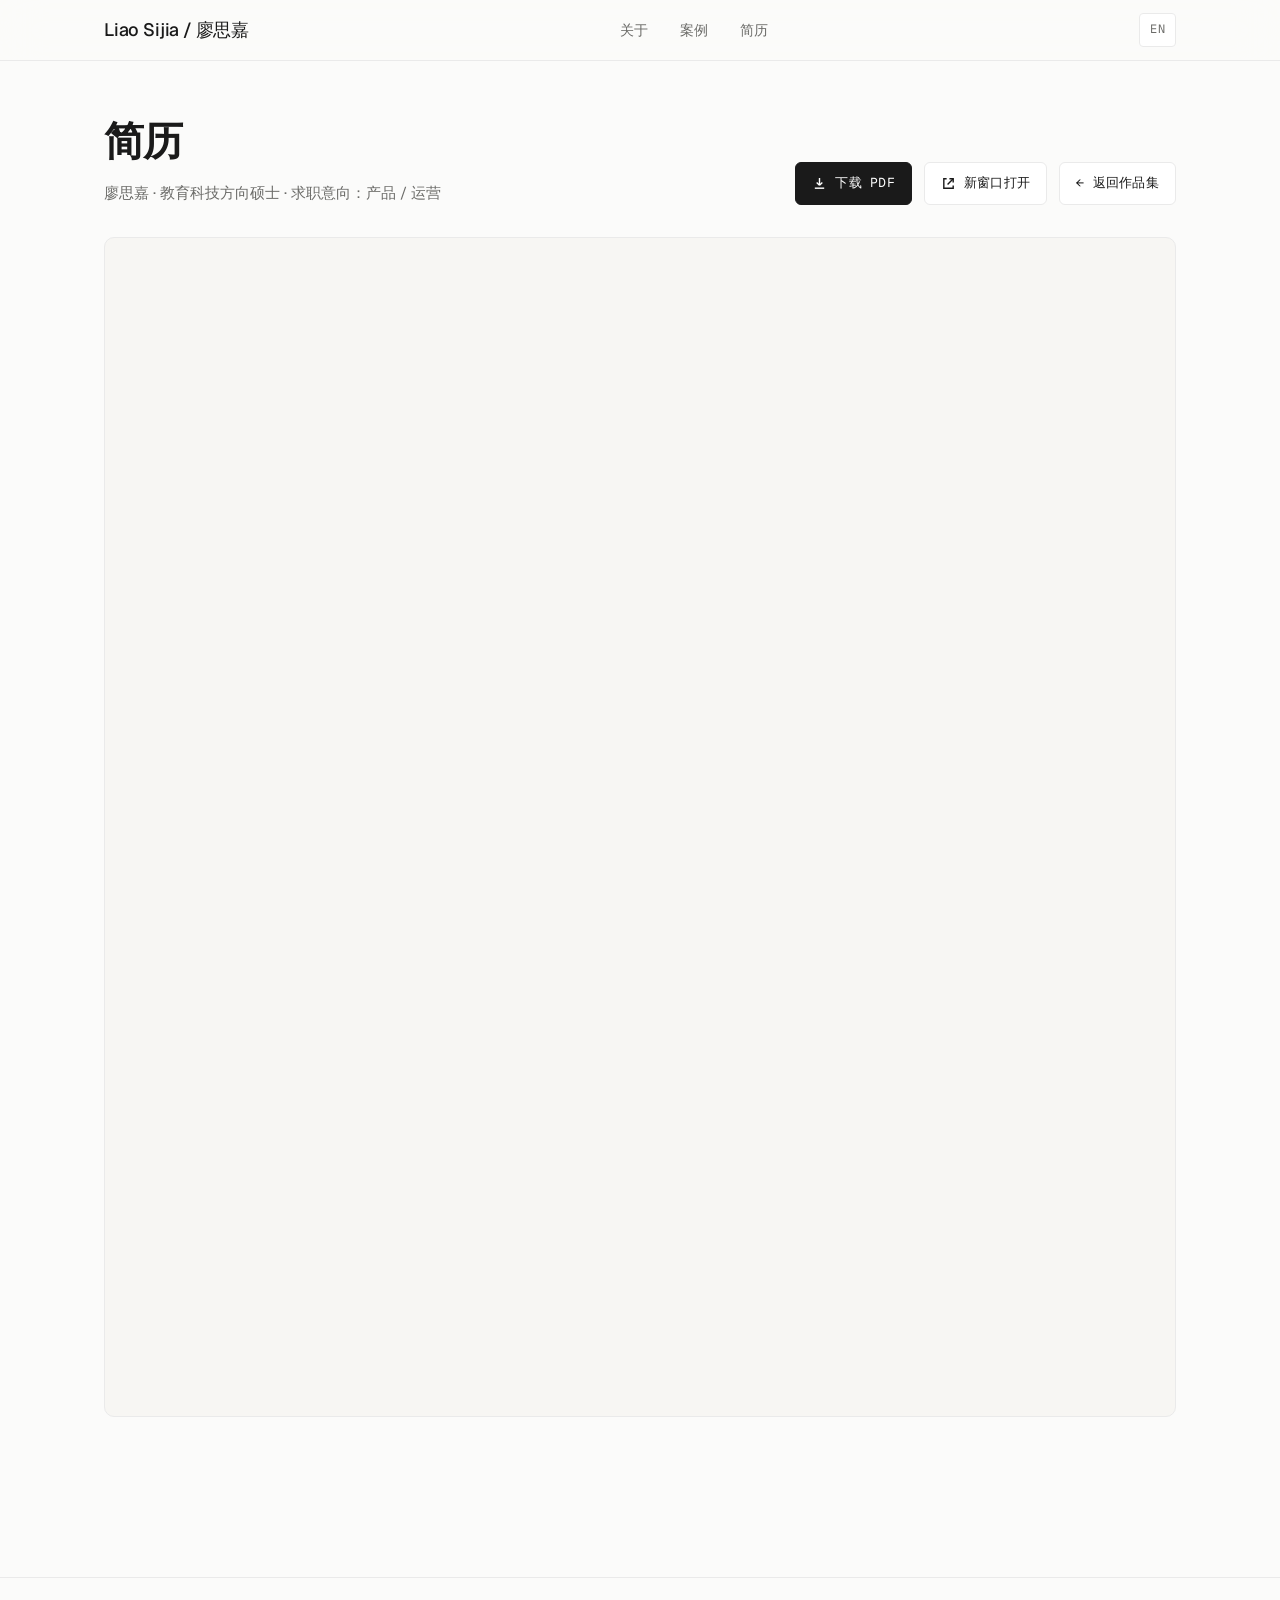
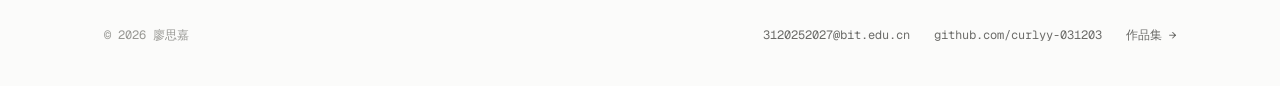
<file: resume.html>
<!DOCTYPE html>
<html lang="zh-CN">
<head>
  <meta charset="UTF-8">
  <meta name="viewport" content="width=device-width, initial-scale=1.0">
  <title data-zh="廖思嘉 · 简历" data-en="Liao Sijia · Resume">廖思嘉 · 简历</title>
  <meta name="description"
    data-zh="廖思嘉的简历——教育科技方向硕士，求职意向产品 / 运营。"
    data-en="Resume of Liao Sijia — EdTech grad student, seeking Product / Operations roles.">

  <link rel="preconnect" href="https://fonts.googleapis.com">
  <link rel="preconnect" href="https://fonts.gstatic.com" crossorigin>
  <link rel="stylesheet" href="https://fonts.googleapis.com/css2?family=Geist:wght@400;500;600;700&family=Geist+Mono:wght@400;500&display=swap">
  <link rel="stylesheet" href="styles.css">
  <style>
    /* 简历 PDF 展示页专用样式 */
    .resume-viewer-wrap {
      max-width: var(--wide-w);
      margin: 0 auto;
      padding: var(--space-12) var(--space-6) var(--space-20);
    }
    .resume-viewer-head {
      display: flex;
      align-items: flex-end;
      justify-content: space-between;
      flex-wrap: wrap;
      gap: var(--space-4);
      margin-bottom: var(--space-8);
    }
    .resume-viewer-title {
      font-family: var(--font-display);
      font-size: clamp(28px, 4vw, 40px);
      letter-spacing: -0.025em;
      font-weight: 600;
    }
    .resume-viewer-sub {
      font-size: 15px;
      color: var(--text-secondary);
      margin-top: var(--space-2);
    }
    .resume-viewer-actions {
      display: flex;
      gap: var(--space-3);
      flex-wrap: wrap;
    }
    .resume-btn {
      display: inline-flex;
      align-items: center;
      gap: 8px;
      padding: 10px 16px;
      border-radius: 6px;
      font-family: var(--font-mono);
      font-size: 13px;
      letter-spacing: 0.02em;
      transition: all 200ms var(--ease-out);
      border: 1px solid var(--border);
      background: var(--surface);
      color: var(--text);
      white-space: nowrap;
    }
    .resume-btn:hover { border-color: var(--border-strong); transform: translateY(-1px); }
    .resume-btn.primary {
      background: var(--text);
      color: var(--surface);
      border-color: var(--text);
    }
    .resume-btn.primary:hover { background: #333; }
    .resume-btn svg { width: 15px; height: 15px; }
    .resume-frame {
      width: 100%;
      height: 1180px;
      border: 1px solid var(--border);
      border-radius: 10px;
      background: var(--surface-soft);
      box-shadow: var(--shadow-lg);
      overflow: hidden;
    }
    .resume-frame iframe,
    .resume-frame embed {
      width: 100%;
      height: 100%;
      border: 0;
      display: block;
    }
    /* 移动端：PDF 内嵌在手机上体验差，给一个醒目的打开按钮兜底 */
    .resume-mobile-hint {
      display: none;
      margin-top: var(--space-4);
      font-size: 13px;
      color: var(--text-tertiary);
      text-align: center;
    }
    @media (max-width: 720px) {
      .resume-frame { height: 70vh; }
      .resume-mobile-hint { display: block; }
    }
  </style>
</head>
<body>

  <header class="nav">
    <div class="nav-inner">
      <a href="index.html#top" class="nav-logo">Liao Sijia / 廖思嘉</a>
      <nav class="nav-links" aria-label="Main">
        <a href="index.html#about" class="nav-link" data-zh="关于" data-en="About">关于</a>
        <a href="index.html#work" class="nav-link" data-zh="案例" data-en="Work">案例</a>
        <a href="resume.html" class="nav-link" data-zh="简历" data-en="Resume">简历</a>
      </nav>
      <div class="nav-right">
        <button class="lang-toggle" aria-label="Switch language">EN</button>
      </div>
    </div>
  </header>

  <main class="resume-viewer-wrap">
    <div class="resume-viewer-head">
      <div>
        <h1 class="resume-viewer-title" data-zh="简历" data-en="Resume">简历</h1>
        <p class="resume-viewer-sub"
          data-zh="廖思嘉 · 教育科技方向硕士 · 求职意向：产品 / 运营"
          data-en="Liao Sijia · EdTech master's · Seeking Product / Operations">
          廖思嘉 · 教育科技方向硕士 · 求职意向：产品 / 运营
        </p>
      </div>
      <div class="resume-viewer-actions">
        <a class="resume-btn primary" href="assets/resume.pdf" download="廖思嘉-简历.pdf">
          <svg viewBox="0 0 16 16" fill="none" stroke="currentColor" stroke-width="1.5">
            <path d="M8 2v8M8 10L5 7M8 10l3-3"/><path d="M3 13h10"/>
          </svg>
          <span data-zh="下载 PDF" data-en="Download PDF">下载 PDF</span>
        </a>
        <a class="resume-btn" href="assets/resume.pdf" target="_blank" rel="noopener">
          <svg viewBox="0 0 16 16" fill="none" stroke="currentColor" stroke-width="1.5">
            <path d="M6 3H3v10h10v-3"/><path d="M9 3h4v4"/><path d="M13 3L7 9"/>
          </svg>
          <span data-zh="新窗口打开" data-en="Open in new tab">新窗口打开</span>
        </a>
        <a class="resume-btn" href="index.html#work">
          <span data-zh="← 返回作品集" data-en="← Back to Portfolio">← 返回作品集</span>
        </a>
      </div>
    </div>

    <div class="resume-frame">
      <!-- 直接嵌入原始 PDF，内容 100% 为你的原件，未做任何改动 -->
      <iframe src="assets/resume.pdf#toolbar=1&navpanes=0&view=FitH"
              title="廖思嘉简历 PDF"
              loading="lazy"></iframe>
    </div>
    <p class="resume-mobile-hint"
       data-zh="手机上预览可能不清晰，建议点上方「下载 PDF」或「新窗口打开」查看完整简历。"
       data-en="On mobile the preview may be small — tap “Download PDF” or “Open in new tab” above for the full resume.">
      手机上预览可能不清晰，建议点上方「下载 PDF」或「新窗口打开」查看完整简历。
    </p>
  </main>

  <footer class="footer">
    <div class="wrap-wide">
      <div class="footer-inner">
        <div>
          <span data-zh="© 2026 廖思嘉" data-en="© 2026 Liao Sijia">© 2026 廖思嘉</span>
        </div>
        <div style="display:flex; gap:24px;">
          <a href="mailto:3120252027@bit.edu.cn">3120252027@bit.edu.cn</a>
          <a href="https://github.com/curlyy-031203" target="_blank" rel="noopener">github.com/curlyy-031203</a>
          <a href="index.html#top" data-zh="作品集 →" data-en="Portfolio →">作品集 →</a>
        </div>
      </div>
    </div>
  </footer>

  <script>
  (function () {
    'use strict';
    var lang = 'zh';
    var btn = document.querySelector('.lang-toggle');
    function applyLang(l) {
      lang = l;
      document.documentElement.setAttribute('lang', l === 'zh' ? 'zh-CN' : 'en');
      document.querySelectorAll('[data-zh][data-en]').forEach(function (el) {
        var v = el.getAttribute(l === 'zh' ? 'data-zh' : 'data-en');
        if (v !== null) { el.textContent = v; }
      });
      if (btn) { btn.textContent = (l === 'zh') ? 'EN' : '中'; }
      var t = document.querySelector('title[data-zh][data-en]');
      if (t) { document.title = t.getAttribute(l === 'zh' ? 'data-zh' : 'data-en'); }
    }
    if (btn) { btn.addEventListener('click', function () { applyLang(lang === 'zh' ? 'en' : 'zh'); }); }
    applyLang('zh');
  })();
  </script>
</body>
</html>
</file>
<file: styles.css>
/* ============================================================
   Design system — warm monochrome, editorial minimalism
   Following minimalist-ui protocol
   ============================================================ */

:root {
  /* Canvas */
  --bg: #FBFBFA;
  --surface: #FFFFFF;
  --surface-soft: #F7F6F3;

  /* Borders */
  --border: #EAEAEA;
  --border-strong: #D4D4D4;

  /* Text */
  --text: #1A1A1A;
  --text-secondary: #6B6B68;
  --text-tertiary: #989894;

  /* Brand — restrained deep green */
  --accent: #1F3A2E;
  --accent-hover: #2A5040;
  --accent-soft-bg: #EDF3EC;
  --accent-soft-text: #346538;

  /* Muted pastel accents (per minimalist-ui spec) */
  --pastel-red-bg: #FDEBEC;
  --pastel-red-text: #9F2F2D;
  --pastel-blue-bg: #E1F3FE;
  --pastel-blue-text: #1F6C9F;
  --pastel-yellow-bg: #FBF3DB;
  --pastel-yellow-text: #956400;
  --pastel-teal-bg: #DDF2EE;
  --pastel-teal-text: #156B5C;

  /* Typography stacks — clean sans across the board (tech-utility direction).
     Latin: Geist (loaded via webfont). Chinese: system sans — PingFang SC on
     Apple, Microsoft YaHei on Windows. No serif, no italics anywhere.
     --font-display is the SAME sans, kept as a separate token only so the
     "headline" role stays semantically distinct and tunable later. */
  --font-sans: "Geist", system-ui, -apple-system, "Segoe UI Variable", "Segoe UI",
               "Helvetica Neue", "PingFang SC", "Microsoft YaHei",
               "Source Han Sans CN", "Hiragino Sans GB", sans-serif;
  --font-display: var(--font-sans);
  /* Back-compat: existing rules still reference --font-serif. Point it at the
     sans stack so nothing renders in a serif/italic face. */
  --font-serif: var(--font-sans);
  --font-mono: "Geist Mono", "SF Mono", "JetBrains Mono", "Cascadia Mono",
               Menlo, Consolas, monospace;

  /* Spacing */
  --space-1: 4px;
  --space-2: 8px;
  --space-3: 12px;
  --space-4: 16px;
  --space-5: 20px;
  --space-6: 24px;
  --space-8: 32px;
  --space-10: 40px;
  --space-12: 48px;
  --space-16: 64px;
  --space-20: 80px;
  --space-24: 96px;
  --space-32: 128px;

  /* Layout */
  --content-w: 720px;
  --reading-w: 640px;
  --wide-w: 1120px;

  /* Motion */
  --ease-out: cubic-bezier(0.16, 1, 0.3, 1);
}

/* ============================================================
   Reset
   ============================================================ */

*, *::before, *::after { box-sizing: border-box; }

html {
  scroll-behavior: smooth;
  -webkit-font-smoothing: antialiased;
  -moz-osx-font-smoothing: grayscale;
  text-rendering: optimizeLegibility;
}

body {
  margin: 0;
  font-family: var(--font-sans);
  font-size: 16px;
  line-height: 1.6;
  color: var(--text);
  background: var(--bg);
  font-feature-settings: "ss01", "cv11";
}

h1, h2, h3, h4, h5 { margin: 0; font-weight: 500; letter-spacing: -0.02em; }
p { margin: 0; }
a { color: inherit; text-decoration: none; }
ul, ol { margin: 0; padding: 0; list-style: none; }
img { display: block; max-width: 100%; height: auto; }
button {
  font: inherit; color: inherit; background: none; border: none;
  cursor: pointer; padding: 0;
}

/* ============================================================
   Layout primitives
   ============================================================ */

.wrap {
  width: 100%;
  max-width: var(--content-w);
  margin: 0 auto;
  padding: 0 var(--space-6);
}

.wrap-wide {
  width: 100%;
  max-width: var(--wide-w);
  margin: 0 auto;
  padding: 0 var(--space-6);
}

section {
  padding: var(--space-24) 0;
}

@media (max-width: 720px) {
  section { padding: var(--space-16) 0; }
  .wrap, .wrap-wide { padding: 0 var(--space-5); }
}

/* ============================================================
   Top nav
   ============================================================ */

.nav {
  position: sticky; top: 0; z-index: 50;
  background: rgba(251, 251, 250, 0.85);
  backdrop-filter: saturate(180%) blur(20px);
  -webkit-backdrop-filter: saturate(180%) blur(20px);
  border-bottom: 1px solid var(--border);
}

.nav-inner {
  display: flex;
  align-items: center;
  justify-content: space-between;
  height: 60px;
  max-width: var(--wide-w);
  margin: 0 auto;
  padding: 0 var(--space-6);
}

.nav-logo {
  font-family: var(--font-display);
  font-size: 18px;
  letter-spacing: -0.01em;
  font-weight: 500;
}

.nav-links {
  display: flex;
  gap: var(--space-8);
  align-items: center;
}

.nav-link {
  font-size: 14px;
  color: var(--text-secondary);
  transition: color 200ms var(--ease-out);
}

.nav-link:hover { color: var(--text); }

.nav-right {
  display: flex;
  align-items: center;
  gap: var(--space-4);
}

.lang-toggle {
  font-family: var(--font-mono);
  font-size: 12px;
  color: var(--text-secondary);
  padding: 6px 10px;
  border: 1px solid var(--border);
  border-radius: 4px;
  letter-spacing: 0.04em;
  transition: all 200ms var(--ease-out);
  background: var(--surface);
}

.lang-toggle:hover { color: var(--text); border-color: var(--border-strong); }

@media (max-width: 640px) {
  .nav-links { gap: var(--space-5); }
  .nav-link { font-size: 13px; }
}

/* ============================================================
   Hero
   ============================================================ */

.hero {
  padding-top: var(--space-32);
  padding-bottom: var(--space-24);
  position: relative;
  overflow: hidden;
}

.hero::before {
  content: "";
  position: absolute;
  top: -200px; right: -200px;
  width: 600px; height: 600px;
  background: radial-gradient(circle, rgba(31, 58, 46, 0.04) 0%, transparent 70%);
  pointer-events: none;
  z-index: 0;
  animation: drift 24s ease-in-out infinite;
}

@keyframes drift {
  0%, 100% { transform: translate(0, 0); }
  50% { transform: translate(-40px, 30px); }
}

.hero-inner {
  position: relative;
  z-index: 1;
  display: grid;
  grid-template-columns: 1fr auto;
  gap: var(--space-12);
  align-items: center;
}

@media (max-width: 720px) {
  .hero { padding-top: var(--space-20); padding-bottom: var(--space-16); }
  .hero-inner { grid-template-columns: 1fr; gap: var(--space-8); }
}

.hero-avatar {
  width: 140px; height: 140px;
  border-radius: 50%;
  overflow: hidden;
  border: 1px solid var(--border);
  background: var(--surface-soft);
}

.hero-avatar img { width: 100%; height: 100%; object-fit: cover; }

.hero-eyebrow {
  font-family: var(--font-mono);
  font-size: 12px;
  letter-spacing: 0.1em;
  color: var(--text-tertiary);
  text-transform: uppercase;
  margin-bottom: var(--space-4);
}

.hero-title {
  font-family: var(--font-display);
  font-size: clamp(40px, 6vw, 64px);
  line-height: 1.08;
  letter-spacing: -0.03em;
  font-weight: 600;
  margin-bottom: var(--space-5);
}

.hero-title em {
  font-style: normal;
  font-weight: 600;
  color: var(--accent);
}

.hero-sub {
  font-size: 18px;
  line-height: 1.55;
  color: var(--text-secondary);
  max-width: 520px;
  margin-bottom: var(--space-8);
}

.hero-contact {
  display: flex;
  flex-wrap: wrap;
  gap: var(--space-3);
  align-items: center;
}

.contact-pill {
  display: inline-flex;
  align-items: center;
  gap: 6px;
  font-family: var(--font-mono);
  font-size: 13px;
  padding: 7px 12px;
  border: 1px solid var(--border);
  border-radius: 6px;
  background: var(--surface);
  color: var(--text-secondary);
  transition: all 200ms var(--ease-out);
}

.contact-pill:hover {
  color: var(--text);
  border-color: var(--border-strong);
  transform: translateY(-1px);
}

.contact-pill svg { width: 14px; height: 14px; }

/* ============================================================
   Section headers
   ============================================================ */

.section-eyebrow {
  font-family: var(--font-mono);
  font-size: 12px;
  letter-spacing: 0.12em;
  color: var(--text-tertiary);
  text-transform: uppercase;
  margin-bottom: var(--space-4);
}

.section-title {
  font-family: var(--font-serif);
  font-size: clamp(28px, 4vw, 40px);
  line-height: 1.1;
  letter-spacing: -0.025em;
  font-weight: 400;
  margin-bottom: var(--space-8);
}

.section-lead {
  font-size: 18px;
  line-height: 1.65;
  color: var(--text-secondary);
  max-width: var(--reading-w);
}

/* ============================================================
   About + How I Work
   ============================================================ */

.about-grid {
  display: grid;
  grid-template-columns: 1fr 1fr 1fr;
  gap: var(--space-6);
  margin-top: var(--space-10);
}

@media (max-width: 720px) {
  .about-grid { grid-template-columns: 1fr; }
}

.about-card {
  padding: var(--space-8);
  border: 1px solid var(--border);
  border-radius: 8px;
  background: var(--surface);
  transition: transform 200ms var(--ease-out), border-color 200ms var(--ease-out);
}

.about-card:hover {
  border-color: var(--border-strong);
  transform: translateY(-2px);
}

.about-card-num {
  font-family: var(--font-mono);
  font-size: 12px;
  color: var(--accent);
  letter-spacing: 0.08em;
  margin-bottom: var(--space-3);
}

.about-card-title {
  font-family: var(--font-serif);
  font-size: 22px;
  letter-spacing: -0.02em;
  margin-bottom: var(--space-3);
}

.about-card-body {
  font-size: 15px;
  line-height: 1.6;
  color: var(--text-secondary);
}

/* How-I-Work list */
.how-list {
  margin-top: var(--space-10);
  display: grid;
  grid-template-columns: 1fr;
  border-top: 1px solid var(--border);
}

.how-row {
  display: grid;
  grid-template-columns: 200px 1fr;
  gap: var(--space-8);
  padding: var(--space-6) 0;
  border-bottom: 1px solid var(--border);
}

@media (max-width: 640px) {
  .how-row { grid-template-columns: 1fr; gap: var(--space-2); padding: var(--space-5) 0; }
}

.how-row-label {
  font-family: var(--font-mono);
  font-size: 13px;
  color: var(--accent);
  letter-spacing: 0.02em;
  padding-top: 2px;
}

.how-row-body {
  font-size: 15px;
  line-height: 1.65;
  color: var(--text);
}

.how-summary {
  font-family: var(--font-display);
  font-size: 20px;
  line-height: 1.5;
  letter-spacing: -0.01em;
  color: var(--text);
  margin-top: var(--space-10);
  padding: var(--space-2) 0 var(--space-2) var(--space-6);
  border-left: 3px solid var(--accent);
  font-style: normal;
  font-weight: 500;
}

/* ============================================================
   Case studies
   ============================================================ */

.case {
  border-top: 1px solid var(--border);
  padding-top: var(--space-20);
  padding-bottom: var(--space-20);
}

.case + .case { border-top: 1px solid var(--border); }

.case-header {
  display: flex;
  justify-content: space-between;
  align-items: flex-start;
  gap: var(--space-6);
  margin-bottom: var(--space-8);
  flex-wrap: wrap;
}

.case-meta { flex: 1; min-width: 280px; }

.case-tag {
  display: inline-block;
  font-family: var(--font-mono);
  font-size: 11px;
  letter-spacing: 0.08em;
  text-transform: uppercase;
  padding: 4px 10px;
  border-radius: 9999px;
  margin-bottom: var(--space-4);
}

.case-tag.tag-ops { background: var(--pastel-blue-bg); color: var(--pastel-blue-text); }
.case-tag.tag-automation { background: var(--pastel-teal-bg); color: var(--pastel-teal-text); }
.case-tag.tag-product { background: var(--accent-soft-bg); color: var(--accent-soft-text); }
.case-tag.tag-research { background: var(--pastel-yellow-bg); color: var(--pastel-yellow-text); }
.case-tag.tag-personal { background: var(--pastel-red-bg); color: var(--pastel-red-text); }

.case-title {
  font-family: var(--font-serif);
  font-size: clamp(28px, 4vw, 38px);
  line-height: 1.15;
  letter-spacing: -0.025em;
  margin-bottom: var(--space-3);
}

.case-tagline {
  font-size: 17px;
  color: var(--text-secondary);
  line-height: 1.55;
  max-width: 560px;
}

.case-links {
  display: flex;
  flex-direction: column;
  gap: var(--space-2);
  align-items: flex-end;
  font-family: var(--font-mono);
  font-size: 12px;
  color: var(--text-tertiary);
}

@media (max-width: 720px) {
  .case-links { align-items: flex-start; }
}

.case-links a {
  color: var(--accent);
  transition: color 200ms var(--ease-out);
  border-bottom: 1px solid transparent;
}

.case-links a:hover {
  border-bottom-color: var(--accent);
}

.case-note {
  color: var(--text-tertiary);
}

.case-body {
  display: grid;
  grid-template-columns: 1fr;
  gap: var(--space-10);
  margin-top: var(--space-10);
}

.case-block-label {
  font-family: var(--font-mono);
  font-size: 11px;
  letter-spacing: 0.12em;
  text-transform: uppercase;
  color: var(--text-tertiary);
  margin-bottom: var(--space-3);
}

.case-block-title {
  font-family: var(--font-serif);
  font-size: 22px;
  letter-spacing: -0.015em;
  margin-bottom: var(--space-3);
}

.case-block-body {
  font-size: 16px;
  line-height: 1.7;
  color: var(--text);
  max-width: var(--reading-w);
}

.case-block-body strong {
  font-weight: 600;
  background: linear-gradient(transparent 60%, var(--pastel-yellow-bg) 60%);
  padding: 0 2px;
}

.case-screenshot {
  margin-top: var(--space-8);
  border: 1px solid var(--border);
  border-radius: 8px;
  overflow: hidden;
  background: var(--surface-soft);
}

.case-screenshot img {
  width: 100%;
  display: block;
}

.case-screenshot-placeholder {
  padding: var(--space-20) var(--space-8);
  text-align: center;
  font-family: var(--font-mono);
  font-size: 13px;
  color: var(--text-tertiary);
  background: var(--surface-soft);
}

.case-screenshot-caption {
  padding: var(--space-3) var(--space-5);
  font-size: 13px;
  color: var(--text-tertiary);
  border-top: 1px solid var(--border);
  background: var(--surface);
}

.case-outcome {
  display: grid;
  grid-template-columns: repeat(auto-fit, minmax(180px, 1fr));
  gap: var(--space-4);
  margin-top: var(--space-6);
}

.outcome-stat {
  padding: var(--space-6);
  border: 1px solid var(--border);
  border-radius: 8px;
  background: var(--surface);
}

.outcome-stat-value {
  font-family: var(--font-display);
  font-size: 42px;
  line-height: 1;
  letter-spacing: -0.03em;
  font-weight: 600;
  color: var(--accent);
  margin-bottom: var(--space-3);
  font-feature-settings: "tnum" 1, "ss01" 1;
  font-variant-numeric: tabular-nums;
}

.outcome-stat-label {
  font-size: 13px;
  color: var(--text-secondary);
  line-height: 1.45;
}

/* ============================================================
   Other projects (lighter cards)
   ============================================================ */

.other-grid {
  display: grid;
  grid-template-columns: 1fr 1fr;
  gap: var(--space-6);
  margin-top: var(--space-10);
}

@media (max-width: 720px) {
  .other-grid { grid-template-columns: 1fr; }
}

.other-card {
  padding: var(--space-8);
  border: 1px solid var(--border);
  border-radius: 8px;
  background: var(--surface);
  display: flex;
  flex-direction: column;
  gap: var(--space-4);
  transition: transform 200ms var(--ease-out), border-color 200ms var(--ease-out);
}

.other-card:hover {
  transform: translateY(-2px);
  border-color: var(--border-strong);
}

.other-card-title {
  font-family: var(--font-serif);
  font-size: 22px;
  letter-spacing: -0.02em;
}

.other-card-body {
  font-size: 15px;
  line-height: 1.65;
  color: var(--text-secondary);
  flex: 1;
}

.other-card-links {
  display: flex;
  gap: var(--space-4);
  font-family: var(--font-mono);
  font-size: 12px;
}

.other-card-links a {
  color: var(--accent);
  border-bottom: 1px solid transparent;
  transition: border-color 200ms var(--ease-out);
}

.other-card-links a:hover { border-bottom-color: var(--accent); }

/* ============================================================
   Footer
   ============================================================ */

.footer {
  border-top: 1px solid var(--border);
  padding: var(--space-12) 0 var(--space-10);
  margin-top: var(--space-20);
}

.footer-inner {
  display: flex;
  flex-wrap: wrap;
  justify-content: space-between;
  gap: var(--space-6);
  font-family: var(--font-mono);
  font-size: 12px;
  color: var(--text-tertiary);
}

.footer-inner a {
  color: var(--text-secondary);
  border-bottom: 1px solid transparent;
  transition: all 200ms var(--ease-out);
}

.footer-inner a:hover {
  color: var(--text);
  border-bottom-color: var(--text);
}

/* ============================================================
   Scroll-in animation
   ============================================================ */

.reveal {
  opacity: 0;
  transform: translateY(12px);
  transition: opacity 700ms var(--ease-out), transform 700ms var(--ease-out);
  transition-delay: var(--reveal-delay, 0ms);
}

.reveal.in {
  opacity: 1;
  transform: translateY(0);
}

@media (prefers-reduced-motion: reduce) {
  .reveal { opacity: 1; transform: none; transition: none; }
  .hero::before { animation: none; }
}

/* ============================================================
   Resume page specifics
   ============================================================ */

.resume-page { padding-top: var(--space-12); }

.resume-header {
  display: grid;
  grid-template-columns: auto 1fr auto;
  gap: var(--space-8);
  align-items: center;
  padding-bottom: var(--space-10);
  border-bottom: 1px solid var(--border);
}

@media (max-width: 720px) {
  .resume-header { grid-template-columns: 1fr; text-align: left; }
}

.resume-avatar {
  width: 96px; height: 96px;
  border-radius: 50%;
  overflow: hidden;
  border: 1px solid var(--border);
  background: var(--surface-soft);
}

.resume-avatar img { width: 100%; height: 100%; object-fit: cover; }

.resume-name {
  font-family: var(--font-serif);
  font-size: 36px;
  letter-spacing: -0.025em;
  margin-bottom: var(--space-2);
}

.resume-tagline {
  font-size: 15px;
  color: var(--text-secondary);
  margin-bottom: var(--space-3);
  max-width: 520px;
  line-height: 1.55;
}

.resume-contacts {
  display: flex;
  flex-wrap: wrap;
  gap: var(--space-4);
  font-family: var(--font-mono);
  font-size: 12px;
  color: var(--text-secondary);
}

.resume-contacts a {
  border-bottom: 1px solid transparent;
  transition: border-color 200ms var(--ease-out);
}

.resume-contacts a:hover { border-bottom-color: currentColor; }

.btn-pdf {
  display: inline-flex;
  align-items: center;
  gap: 8px;
  padding: 10px 16px;
  background: var(--text);
  color: var(--surface);
  border-radius: 6px;
  font-family: var(--font-mono);
  font-size: 12px;
  letter-spacing: 0.04em;
  transition: all 200ms var(--ease-out);
  white-space: nowrap;
}

.btn-pdf:hover { background: #333; transform: translateY(-1px); }
.btn-pdf:active { transform: scale(0.98); }

.resume-section {
  padding: var(--space-12) 0;
  border-bottom: 1px solid var(--border);
}

.resume-section:last-of-type { border-bottom: none; }

.resume-section-title {
  font-family: var(--font-mono);
  font-size: 12px;
  letter-spacing: 0.14em;
  text-transform: uppercase;
  color: var(--text-tertiary);
  margin-bottom: var(--space-8);
}

.resume-item {
  display: grid;
  grid-template-columns: 180px 1fr;
  gap: var(--space-6);
  padding-bottom: var(--space-8);
}

.resume-item:last-child { padding-bottom: 0; }

@media (max-width: 720px) {
  .resume-item { grid-template-columns: 1fr; gap: var(--space-2); }
}

.resume-item-date {
  font-family: var(--font-mono);
  font-size: 12px;
  color: var(--text-tertiary);
  letter-spacing: 0.02em;
  padding-top: 4px;
}

.resume-item-headline {
  font-family: var(--font-serif);
  font-size: 20px;
  letter-spacing: -0.015em;
  margin-bottom: var(--space-2);
}

.resume-item-sub {
  font-size: 14px;
  color: var(--text-secondary);
  margin-bottom: var(--space-4);
}

.resume-item-list {
  font-size: 14px;
  line-height: 1.7;
  color: var(--text);
}

.resume-item-list li {
  position: relative;
  padding-left: var(--space-5);
  margin-bottom: var(--space-2);
}

.resume-item-list li::before {
  content: "";
  position: absolute;
  left: 4px; top: 11px;
  width: 4px; height: 4px;
  border-radius: 50%;
  background: var(--accent);
}

.skill-grid {
  display: grid;
  grid-template-columns: 180px 1fr;
  gap: var(--space-6);
  padding-bottom: var(--space-5);
}

@media (max-width: 720px) {
  .skill-grid { grid-template-columns: 1fr; gap: var(--space-2); }
}

.skill-label {
  font-family: var(--font-mono);
  font-size: 12px;
  color: var(--text-tertiary);
  letter-spacing: 0.04em;
  padding-top: 4px;
}

.skill-tags {
  display: flex;
  flex-wrap: wrap;
  gap: var(--space-2);
}

.skill-tag {
  display: inline-block;
  font-family: var(--font-mono);
  font-size: 12px;
  padding: 5px 10px;
  border: 1px solid var(--border);
  border-radius: 6px;
  background: var(--surface);
  color: var(--text);
}

/* ============================================================
   Utility
   ============================================================ */

.divider {
  border: none;
  border-top: 1px solid var(--border);
  margin: 0;
}

.text-secondary { color: var(--text-secondary); }
.text-accent { color: var(--accent); }
.mono { font-family: var(--font-mono); }
.serif { font-family: var(--font-serif); }
</file>
